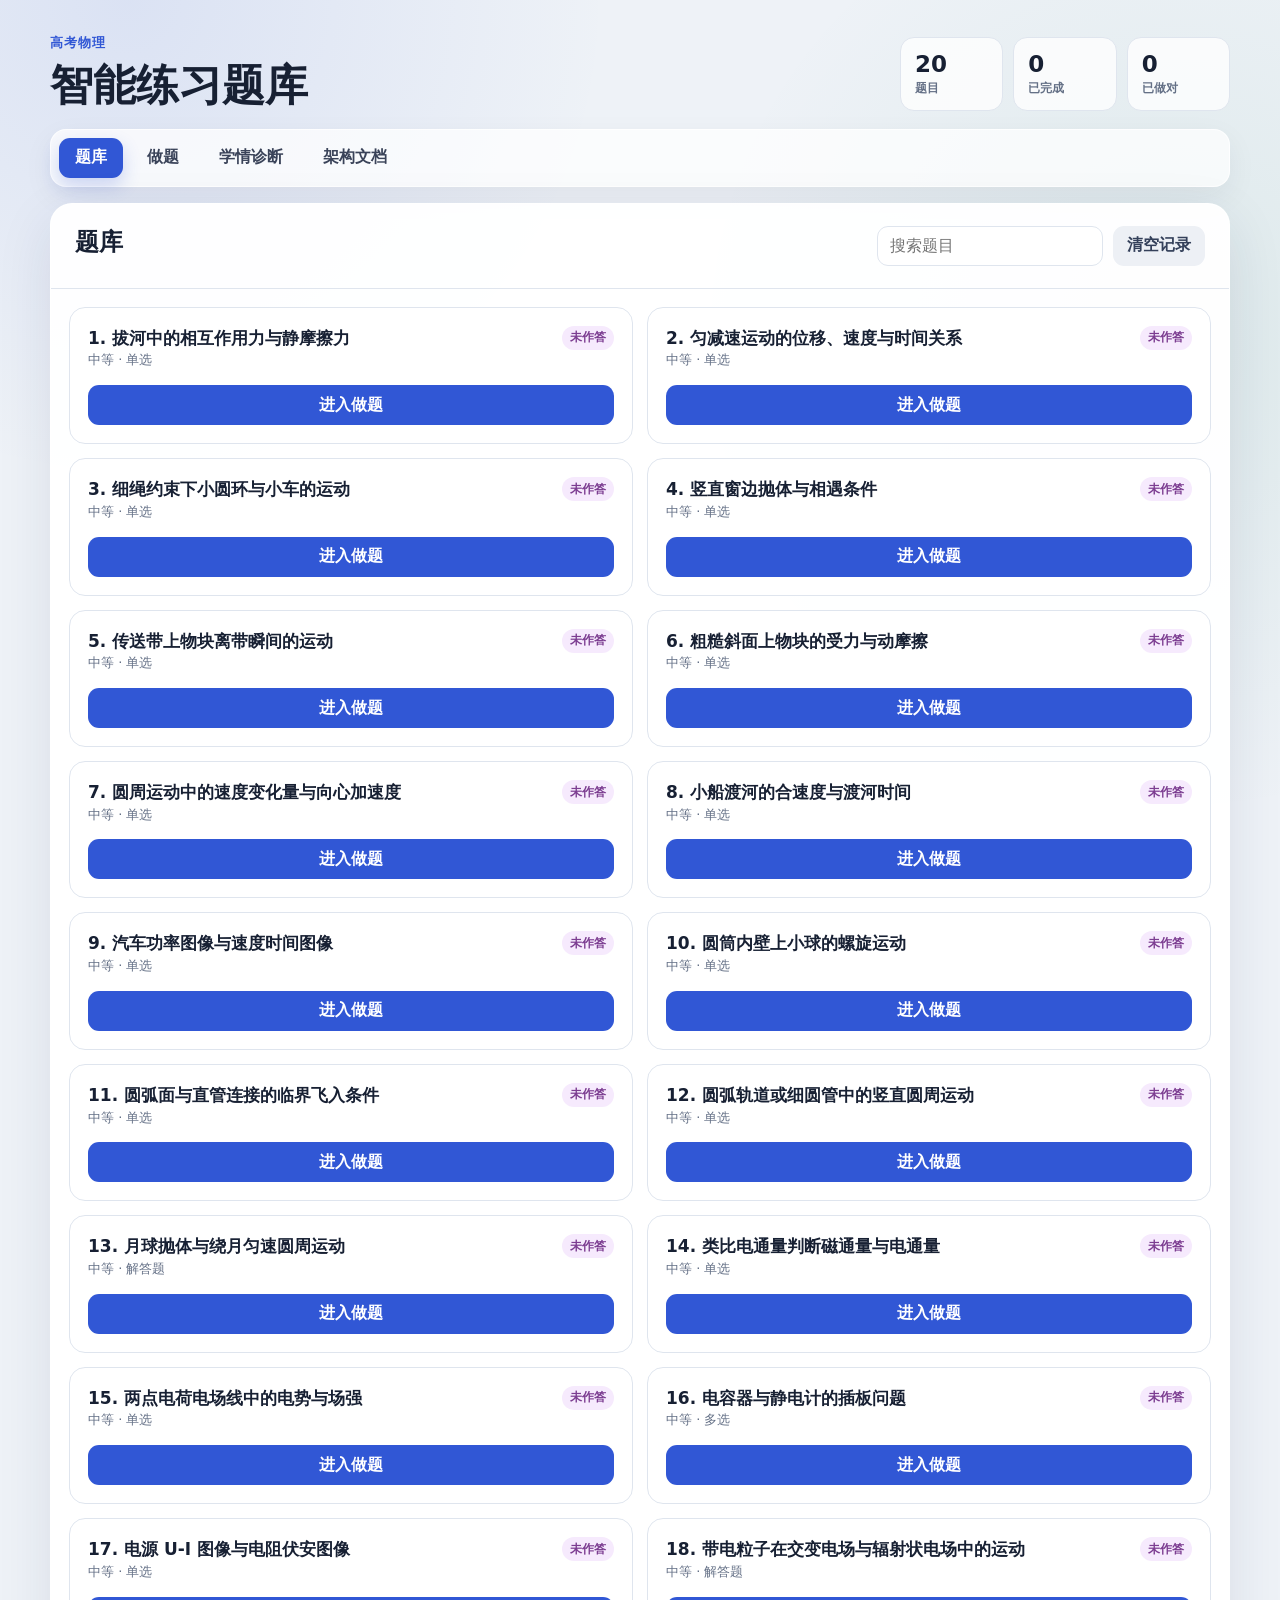
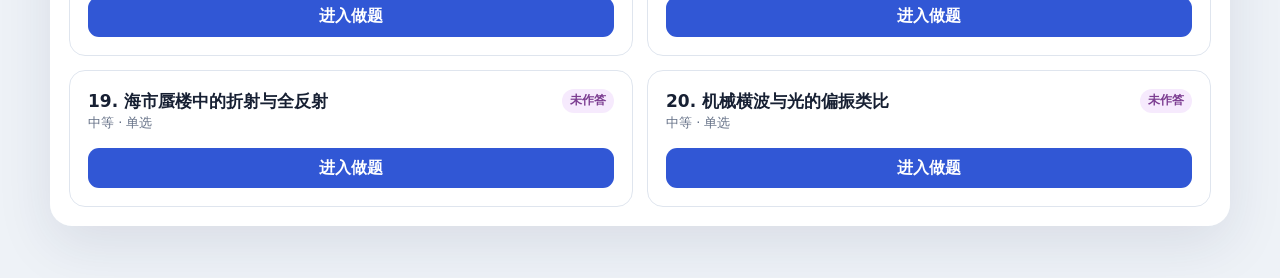
<file: index.html>
<!doctype html>
<html lang="zh-CN">
<head>
  <meta charset="utf-8">
  <meta name="viewport" content="width=device-width, initial-scale=1">
  <title>高考物理智能题库</title>
  <link rel="stylesheet" href="css/styles.css">
</head>
<body>
  <header class="app-header">
    <div>
      <p class="eyebrow">高考物理</p>
      <h1>智能练习题库</h1>
    </div>
    <div class="header-metrics" id="headerMetrics"></div>
  </header>

  <nav class="tabs" aria-label="主视图">
    <button class="tab active" data-view="bank">题库</button>
    <button class="tab" data-view="quiz">做题</button>
    <button class="tab" data-view="diagnosis">学情诊断</button>
    <button class="tab" data-view="docs">架构文档</button>
  </nav>

  <main class="shell">
    <section class="view active" id="view-bank"></section>
    <section class="view" id="view-quiz"></section>
    <section class="view" id="view-diagnosis"></section>
    <section class="view" id="view-docs"></section>
  </main>

  <script src="data/questions.js"></script>
  <script src="js/app.js"></script>
</body>
</html>
</file>
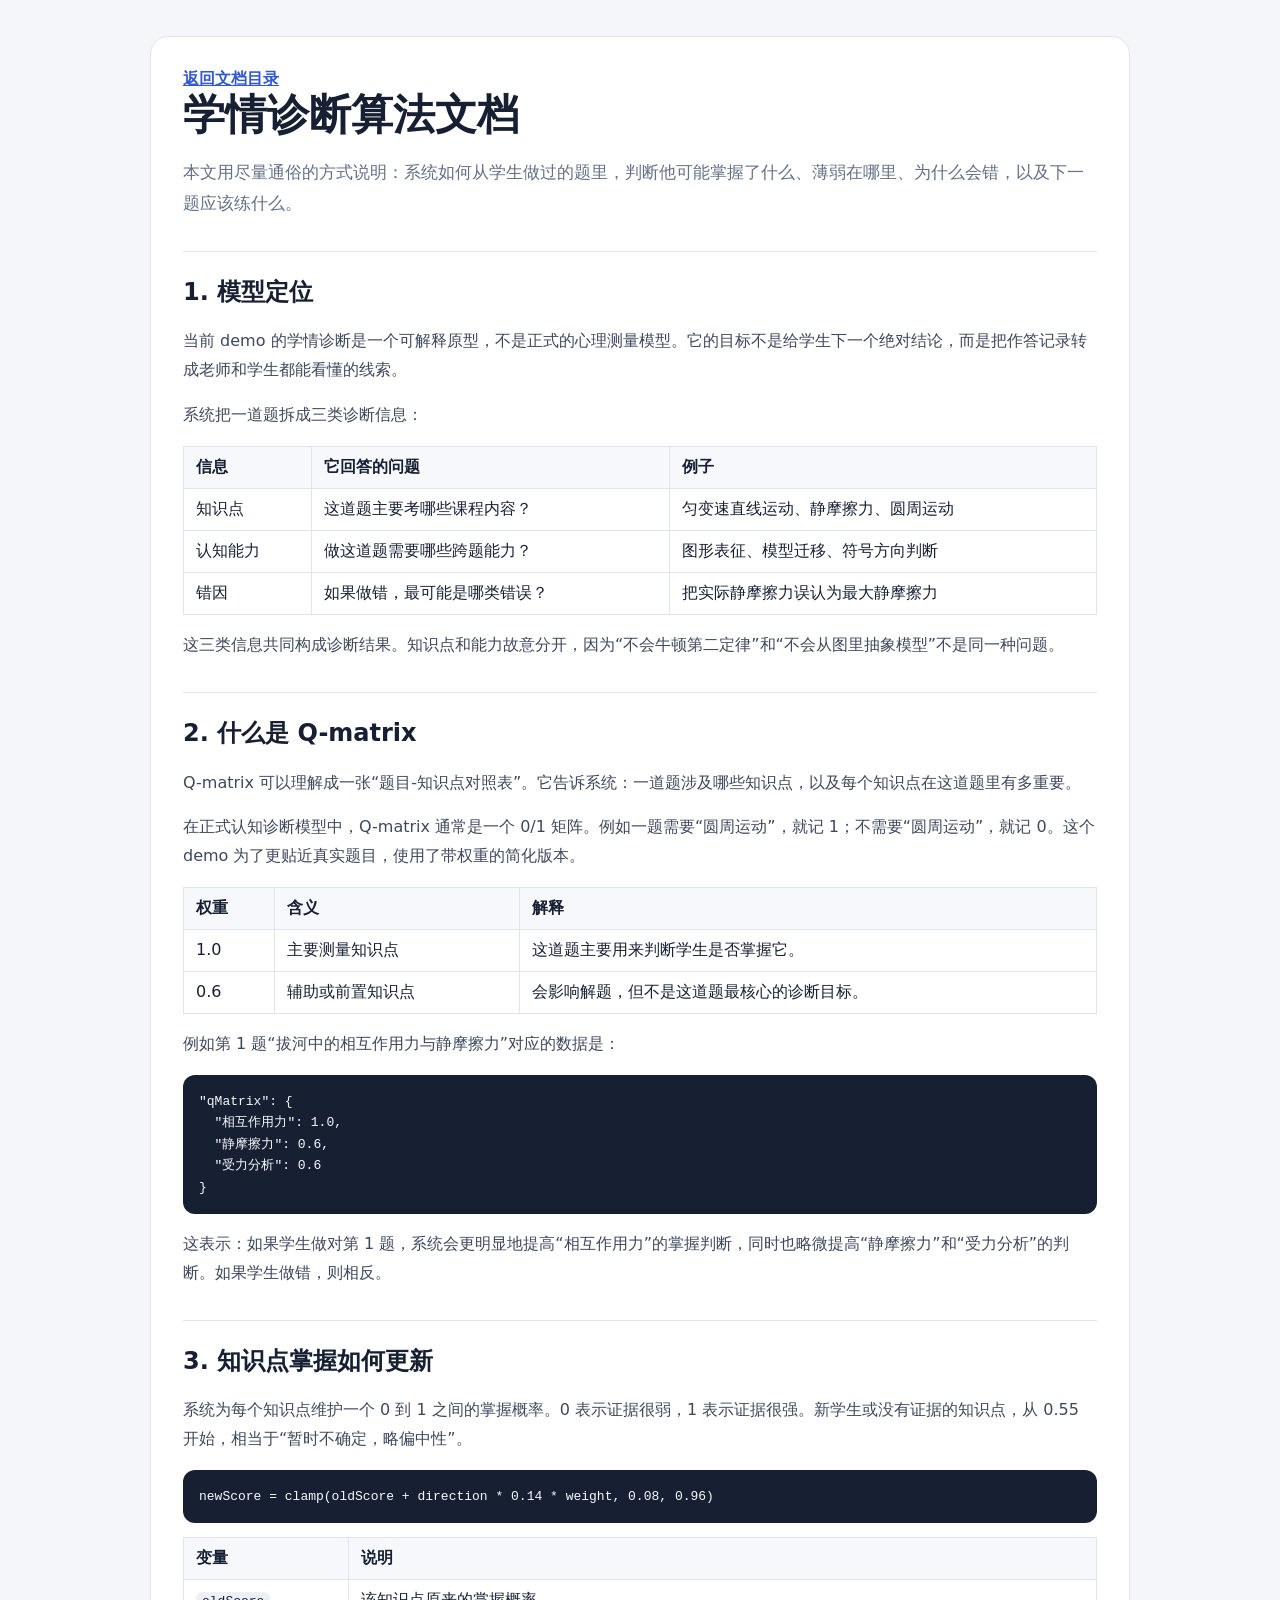
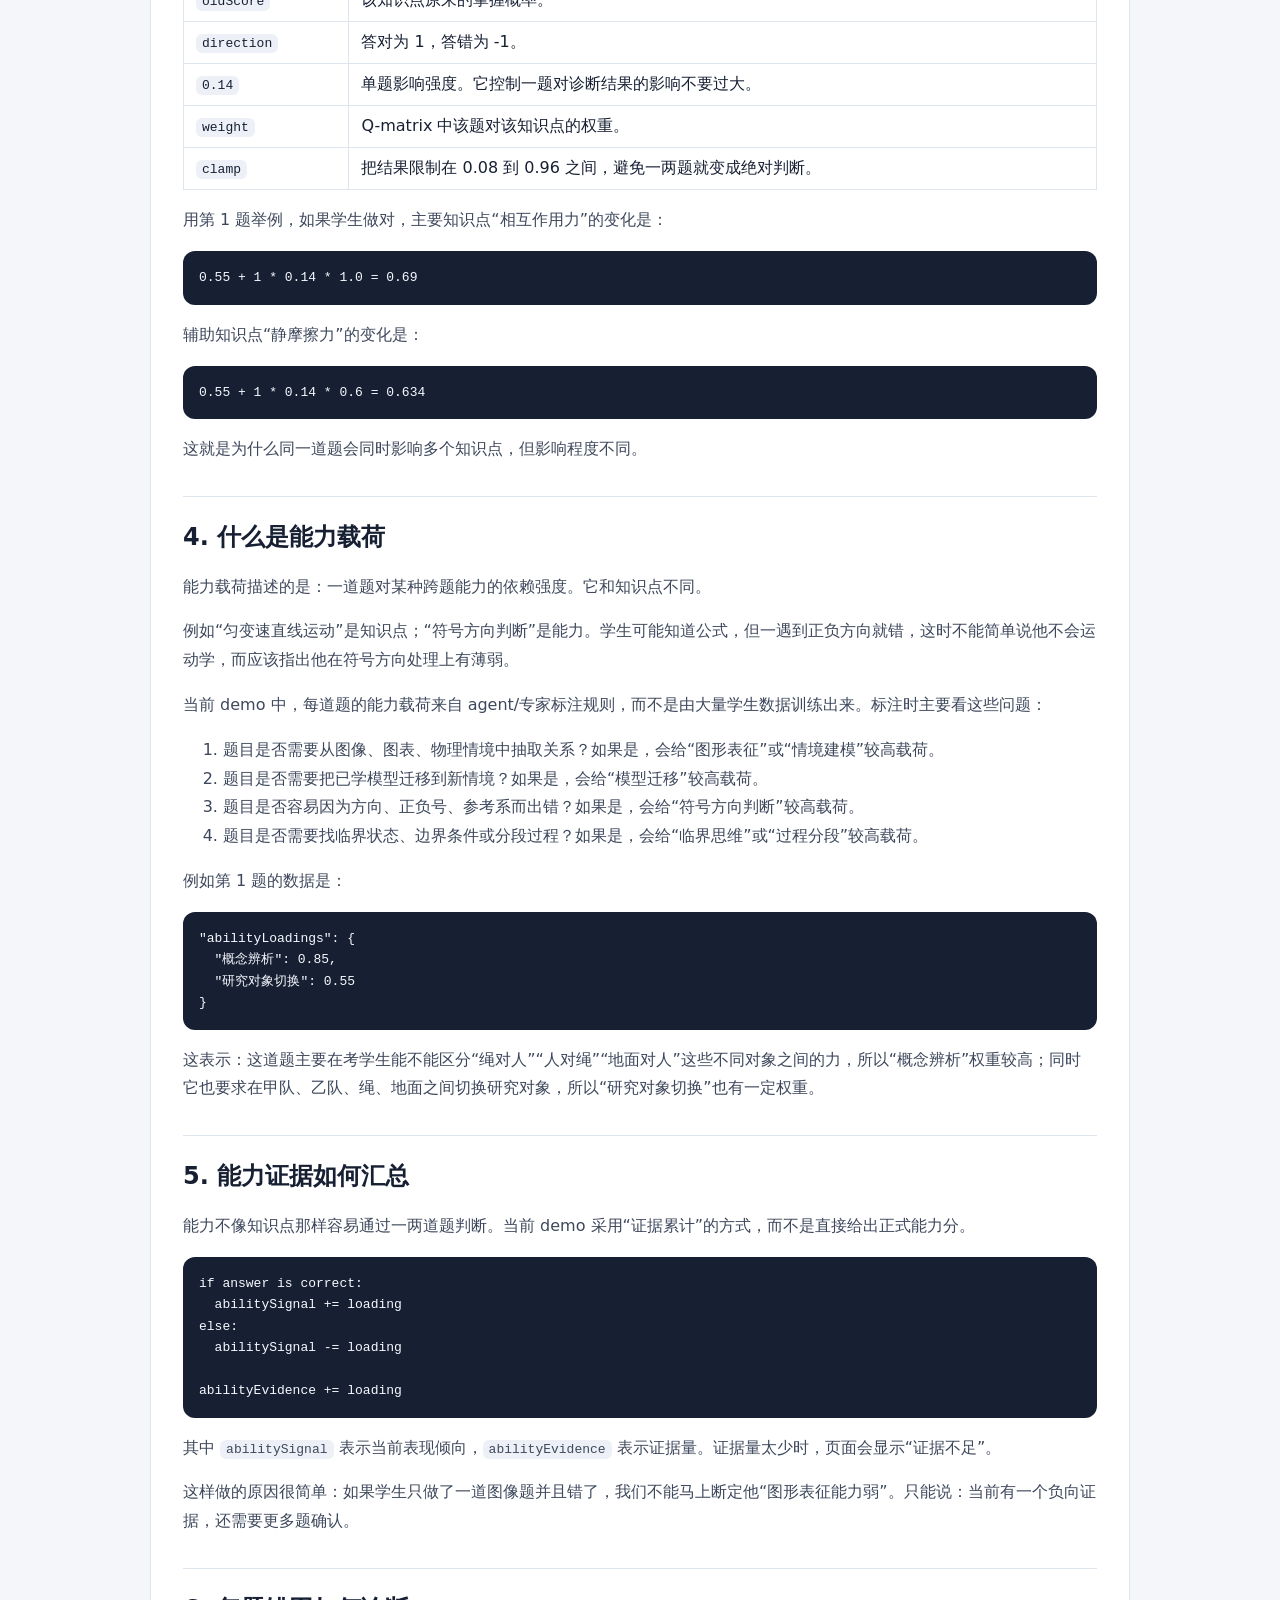
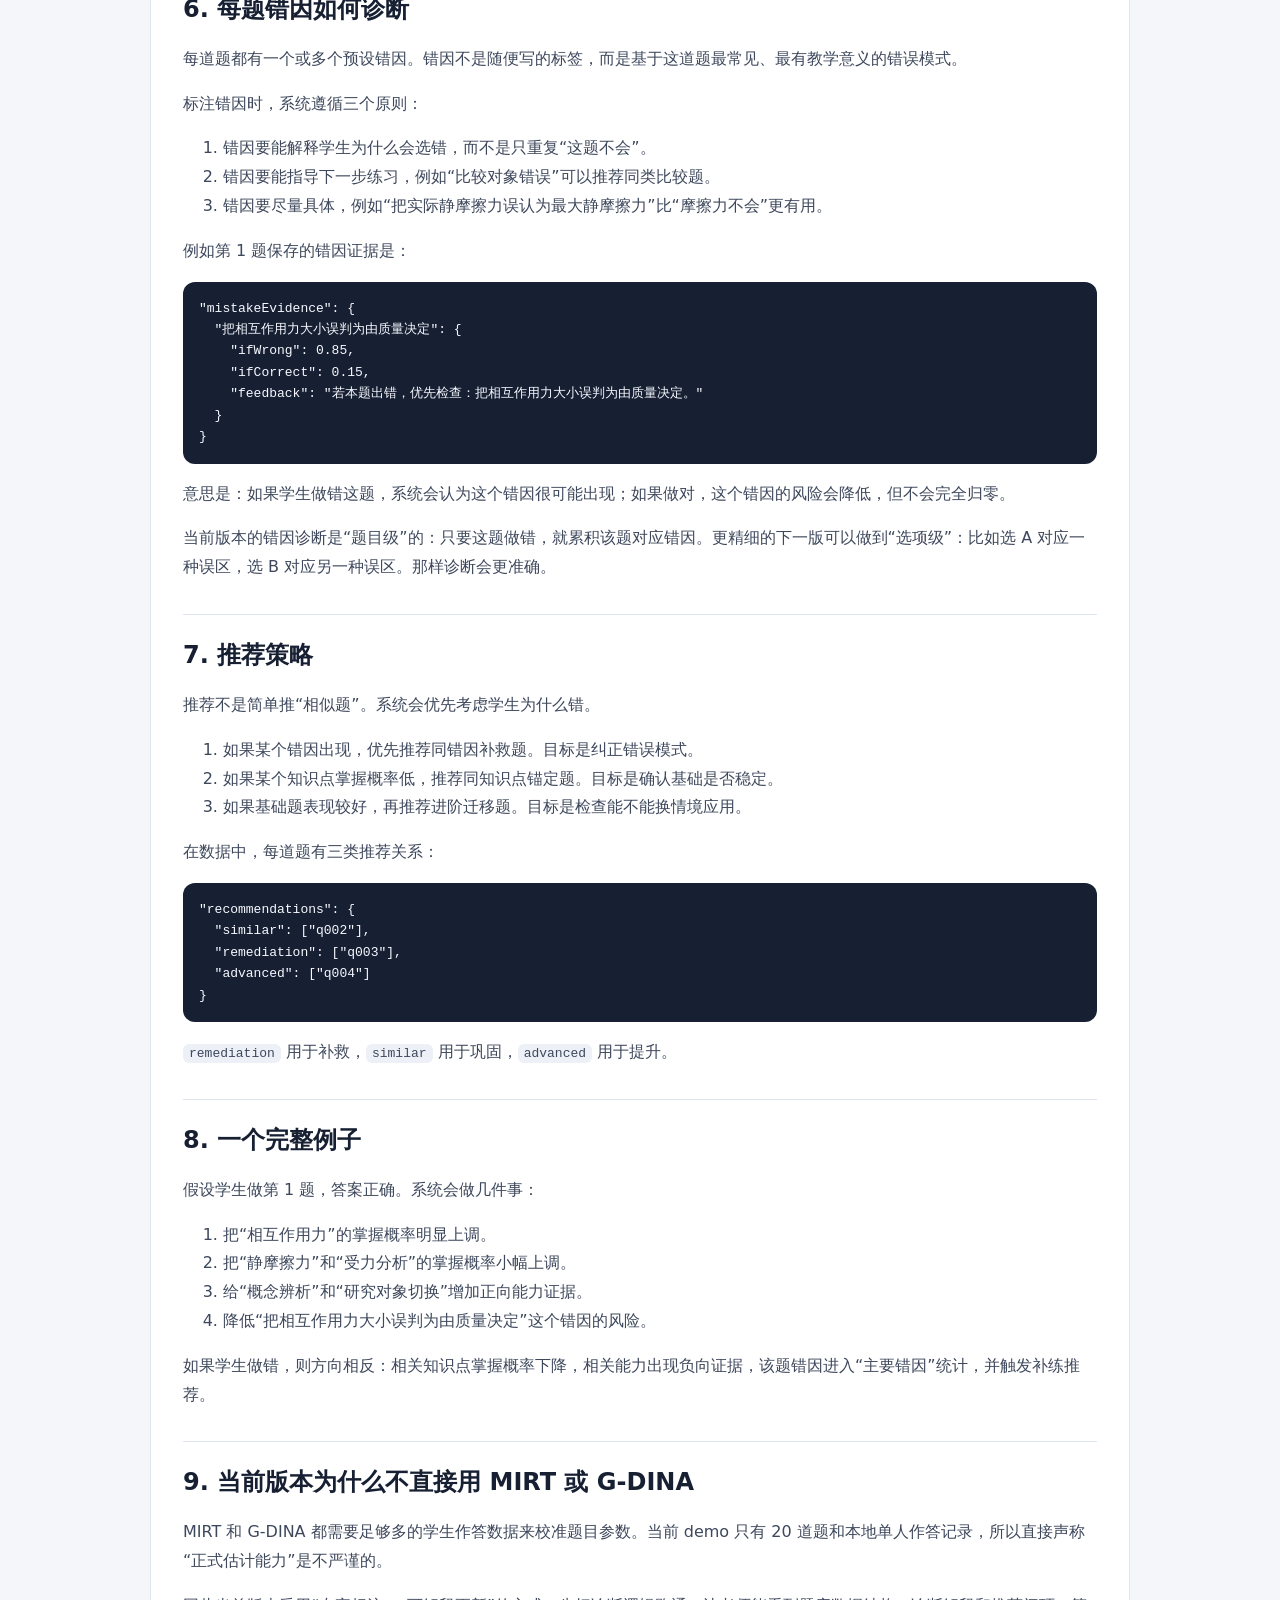
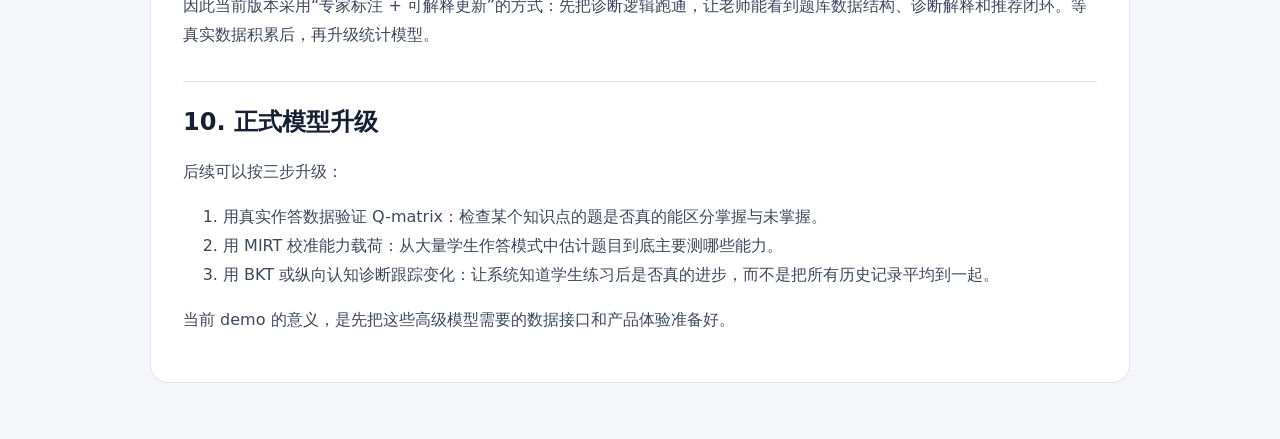
<file: docs/algorithm.html>
<!doctype html>
<html lang="zh-CN">
<head>
  <meta charset="utf-8">
  <meta name="viewport" content="width=device-width, initial-scale=1">
  <title>学情诊断算法文档</title>
  <link rel="stylesheet" href="doc.css">
</head>
<body>
  <main>
    <a href="../index.html#docs">返回文档目录</a>
    <h1>学情诊断算法文档</h1>
    <p class="lead">本文用尽量通俗的方式说明：系统如何从学生做过的题里，判断他可能掌握了什么、薄弱在哪里、为什么会错，以及下一题应该练什么。</p>

    <h2>1. 模型定位</h2>
    <p>当前 demo 的学情诊断是一个可解释原型，不是正式的心理测量模型。它的目标不是给学生下一个绝对结论，而是把作答记录转成老师和学生都能看懂的线索。</p>
    <p>系统把一道题拆成三类诊断信息：</p>
    <table>
      <thead><tr><th>信息</th><th>它回答的问题</th><th>例子</th></tr></thead>
      <tbody>
        <tr><td>知识点</td><td>这道题主要考哪些课程内容？</td><td>匀变速直线运动、静摩擦力、圆周运动</td></tr>
        <tr><td>认知能力</td><td>做这道题需要哪些跨题能力？</td><td>图形表征、模型迁移、符号方向判断</td></tr>
        <tr><td>错因</td><td>如果做错，最可能是哪类错误？</td><td>把实际静摩擦力误认为最大静摩擦力</td></tr>
      </tbody>
    </table>
    <p>这三类信息共同构成诊断结果。知识点和能力故意分开，因为“不会牛顿第二定律”和“不会从图里抽象模型”不是同一种问题。</p>

    <h2>2. 什么是 Q-matrix</h2>
    <p>Q-matrix 可以理解成一张“题目-知识点对照表”。它告诉系统：一道题涉及哪些知识点，以及每个知识点在这道题里有多重要。</p>
    <p>在正式认知诊断模型中，Q-matrix 通常是一个 0/1 矩阵。例如一题需要“圆周运动”，就记 1；不需要“圆周运动”，就记 0。这个 demo 为了更贴近真实题目，使用了带权重的简化版本。</p>
    <table>
      <thead><tr><th>权重</th><th>含义</th><th>解释</th></tr></thead>
      <tbody>
        <tr><td>1.0</td><td>主要测量知识点</td><td>这道题主要用来判断学生是否掌握它。</td></tr>
        <tr><td>0.6</td><td>辅助或前置知识点</td><td>会影响解题，但不是这道题最核心的诊断目标。</td></tr>
      </tbody>
    </table>
    <p>例如第 1 题“拔河中的相互作用力与静摩擦力”对应的数据是：</p>
    <pre><code>"qMatrix": {
  "相互作用力": 1.0,
  "静摩擦力": 0.6,
  "受力分析": 0.6
}</code></pre>
    <p>这表示：如果学生做对第 1 题，系统会更明显地提高“相互作用力”的掌握判断，同时也略微提高“静摩擦力”和“受力分析”的判断。如果学生做错，则相反。</p>

    <h2>3. 知识点掌握如何更新</h2>
    <p>系统为每个知识点维护一个 0 到 1 之间的掌握概率。0 表示证据很弱，1 表示证据很强。新学生或没有证据的知识点，从 0.55 开始，相当于“暂时不确定，略偏中性”。</p>
    <pre><code>newScore = clamp(oldScore + direction * 0.14 * weight, 0.08, 0.96)</code></pre>
    <table>
      <thead><tr><th>变量</th><th>说明</th></tr></thead>
      <tbody>
        <tr><td><code>oldScore</code></td><td>该知识点原来的掌握概率。</td></tr>
        <tr><td><code>direction</code></td><td>答对为 1，答错为 -1。</td></tr>
        <tr><td><code>0.14</code></td><td>单题影响强度。它控制一题对诊断结果的影响不要过大。</td></tr>
        <tr><td><code>weight</code></td><td>Q-matrix 中该题对该知识点的权重。</td></tr>
        <tr><td><code>clamp</code></td><td>把结果限制在 0.08 到 0.96 之间，避免一两题就变成绝对判断。</td></tr>
      </tbody>
    </table>
    <p>用第 1 题举例，如果学生做对，主要知识点“相互作用力”的变化是：</p>
    <pre><code>0.55 + 1 * 0.14 * 1.0 = 0.69</code></pre>
    <p>辅助知识点“静摩擦力”的变化是：</p>
    <pre><code>0.55 + 1 * 0.14 * 0.6 = 0.634</code></pre>
    <p>这就是为什么同一道题会同时影响多个知识点，但影响程度不同。</p>

    <h2>4. 什么是能力载荷</h2>
    <p>能力载荷描述的是：一道题对某种跨题能力的依赖强度。它和知识点不同。</p>
    <p>例如“匀变速直线运动”是知识点；“符号方向判断”是能力。学生可能知道公式，但一遇到正负方向就错，这时不能简单说他不会运动学，而应该指出他在符号方向处理上有薄弱。</p>
    <p>当前 demo 中，每道题的能力载荷来自 agent/专家标注规则，而不是由大量学生数据训练出来。标注时主要看这些问题：</p>
    <ol>
      <li>题目是否需要从图像、图表、物理情境中抽取关系？如果是，会给“图形表征”或“情境建模”较高载荷。</li>
      <li>题目是否需要把已学模型迁移到新情境？如果是，会给“模型迁移”较高载荷。</li>
      <li>题目是否容易因为方向、正负号、参考系而出错？如果是，会给“符号方向判断”较高载荷。</li>
      <li>题目是否需要找临界状态、边界条件或分段过程？如果是，会给“临界思维”或“过程分段”较高载荷。</li>
    </ol>
    <p>例如第 1 题的数据是：</p>
    <pre><code>"abilityLoadings": {
  "概念辨析": 0.85,
  "研究对象切换": 0.55
}</code></pre>
    <p>这表示：这道题主要在考学生能不能区分“绳对人”“人对绳”“地面对人”这些不同对象之间的力，所以“概念辨析”权重较高；同时它也要求在甲队、乙队、绳、地面之间切换研究对象，所以“研究对象切换”也有一定权重。</p>

    <h2>5. 能力证据如何汇总</h2>
    <p>能力不像知识点那样容易通过一两道题判断。当前 demo 采用“证据累计”的方式，而不是直接给出正式能力分。</p>
    <pre><code>if answer is correct:
  abilitySignal += loading
else:
  abilitySignal -= loading

abilityEvidence += loading</code></pre>
    <p>其中 <code>abilitySignal</code> 表示当前表现倾向，<code>abilityEvidence</code> 表示证据量。证据量太少时，页面会显示“证据不足”。</p>
    <p>这样做的原因很简单：如果学生只做了一道图像题并且错了，我们不能马上断定他“图形表征能力弱”。只能说：当前有一个负向证据，还需要更多题确认。</p>

    <h2>6. 每题错因如何诊断</h2>
    <p>每道题都有一个或多个预设错因。错因不是随便写的标签，而是基于这道题最常见、最有教学意义的错误模式。</p>
    <p>标注错因时，系统遵循三个原则：</p>
    <ol>
      <li>错因要能解释学生为什么会选错，而不是只重复“这题不会”。</li>
      <li>错因要能指导下一步练习，例如“比较对象错误”可以推荐同类比较题。</li>
      <li>错因要尽量具体，例如“把实际静摩擦力误认为最大静摩擦力”比“摩擦力不会”更有用。</li>
    </ol>
    <p>例如第 1 题保存的错因证据是：</p>
    <pre><code>"mistakeEvidence": {
  "把相互作用力大小误判为由质量决定": {
    "ifWrong": 0.85,
    "ifCorrect": 0.15,
    "feedback": "若本题出错，优先检查：把相互作用力大小误判为由质量决定。"
  }
}</code></pre>
    <p>意思是：如果学生做错这题，系统会认为这个错因很可能出现；如果做对，这个错因的风险会降低，但不会完全归零。</p>
    <p>当前版本的错因诊断是“题目级”的：只要这题做错，就累积该题对应错因。更精细的下一版可以做到“选项级”：比如选 A 对应一种误区，选 B 对应另一种误区。那样诊断会更准确。</p>

    <h2>7. 推荐策略</h2>
    <p>推荐不是简单推“相似题”。系统会优先考虑学生为什么错。</p>
    <ol>
      <li>如果某个错因出现，优先推荐同错因补救题。目标是纠正错误模式。</li>
      <li>如果某个知识点掌握概率低，推荐同知识点锚定题。目标是确认基础是否稳定。</li>
      <li>如果基础题表现较好，再推荐进阶迁移题。目标是检查能不能换情境应用。</li>
    </ol>
    <p>在数据中，每道题有三类推荐关系：</p>
    <pre><code>"recommendations": {
  "similar": ["q002"],
  "remediation": ["q003"],
  "advanced": ["q004"]
}</code></pre>
    <p><code>remediation</code> 用于补救，<code>similar</code> 用于巩固，<code>advanced</code> 用于提升。</p>

    <h2>8. 一个完整例子</h2>
    <p>假设学生做第 1 题，答案正确。系统会做几件事：</p>
    <ol>
      <li>把“相互作用力”的掌握概率明显上调。</li>
      <li>把“静摩擦力”和“受力分析”的掌握概率小幅上调。</li>
      <li>给“概念辨析”和“研究对象切换”增加正向能力证据。</li>
      <li>降低“把相互作用力大小误判为由质量决定”这个错因的风险。</li>
    </ol>
    <p>如果学生做错，则方向相反：相关知识点掌握概率下降，相关能力出现负向证据，该题错因进入“主要错因”统计，并触发补练推荐。</p>

    <h2>9. 当前版本为什么不直接用 MIRT 或 G-DINA</h2>
    <p>MIRT 和 G-DINA 都需要足够多的学生作答数据来校准题目参数。当前 demo 只有 20 道题和本地单人作答记录，所以直接声称“正式估计能力”是不严谨的。</p>
    <p>因此当前版本采用“专家标注 + 可解释更新”的方式：先把诊断逻辑跑通，让老师能看到题库数据结构、诊断解释和推荐闭环。等真实数据积累后，再升级统计模型。</p>

    <h2>10. 正式模型升级</h2>
    <p>后续可以按三步升级：</p>
    <ol>
      <li>用真实作答数据验证 Q-matrix：检查某个知识点的题是否真的能区分掌握与未掌握。</li>
      <li>用 MIRT 校准能力载荷：从大量学生作答模式中估计题目到底主要测哪些能力。</li>
      <li>用 BKT 或纵向认知诊断跟踪变化：让系统知道学生练习后是否真的进步，而不是把所有历史记录平均到一起。</li>
    </ol>
    <p>当前 demo 的意义，是先把这些高级模型需要的数据接口和产品体验准备好。</p>
  </main>
</body>
</html>
</file>
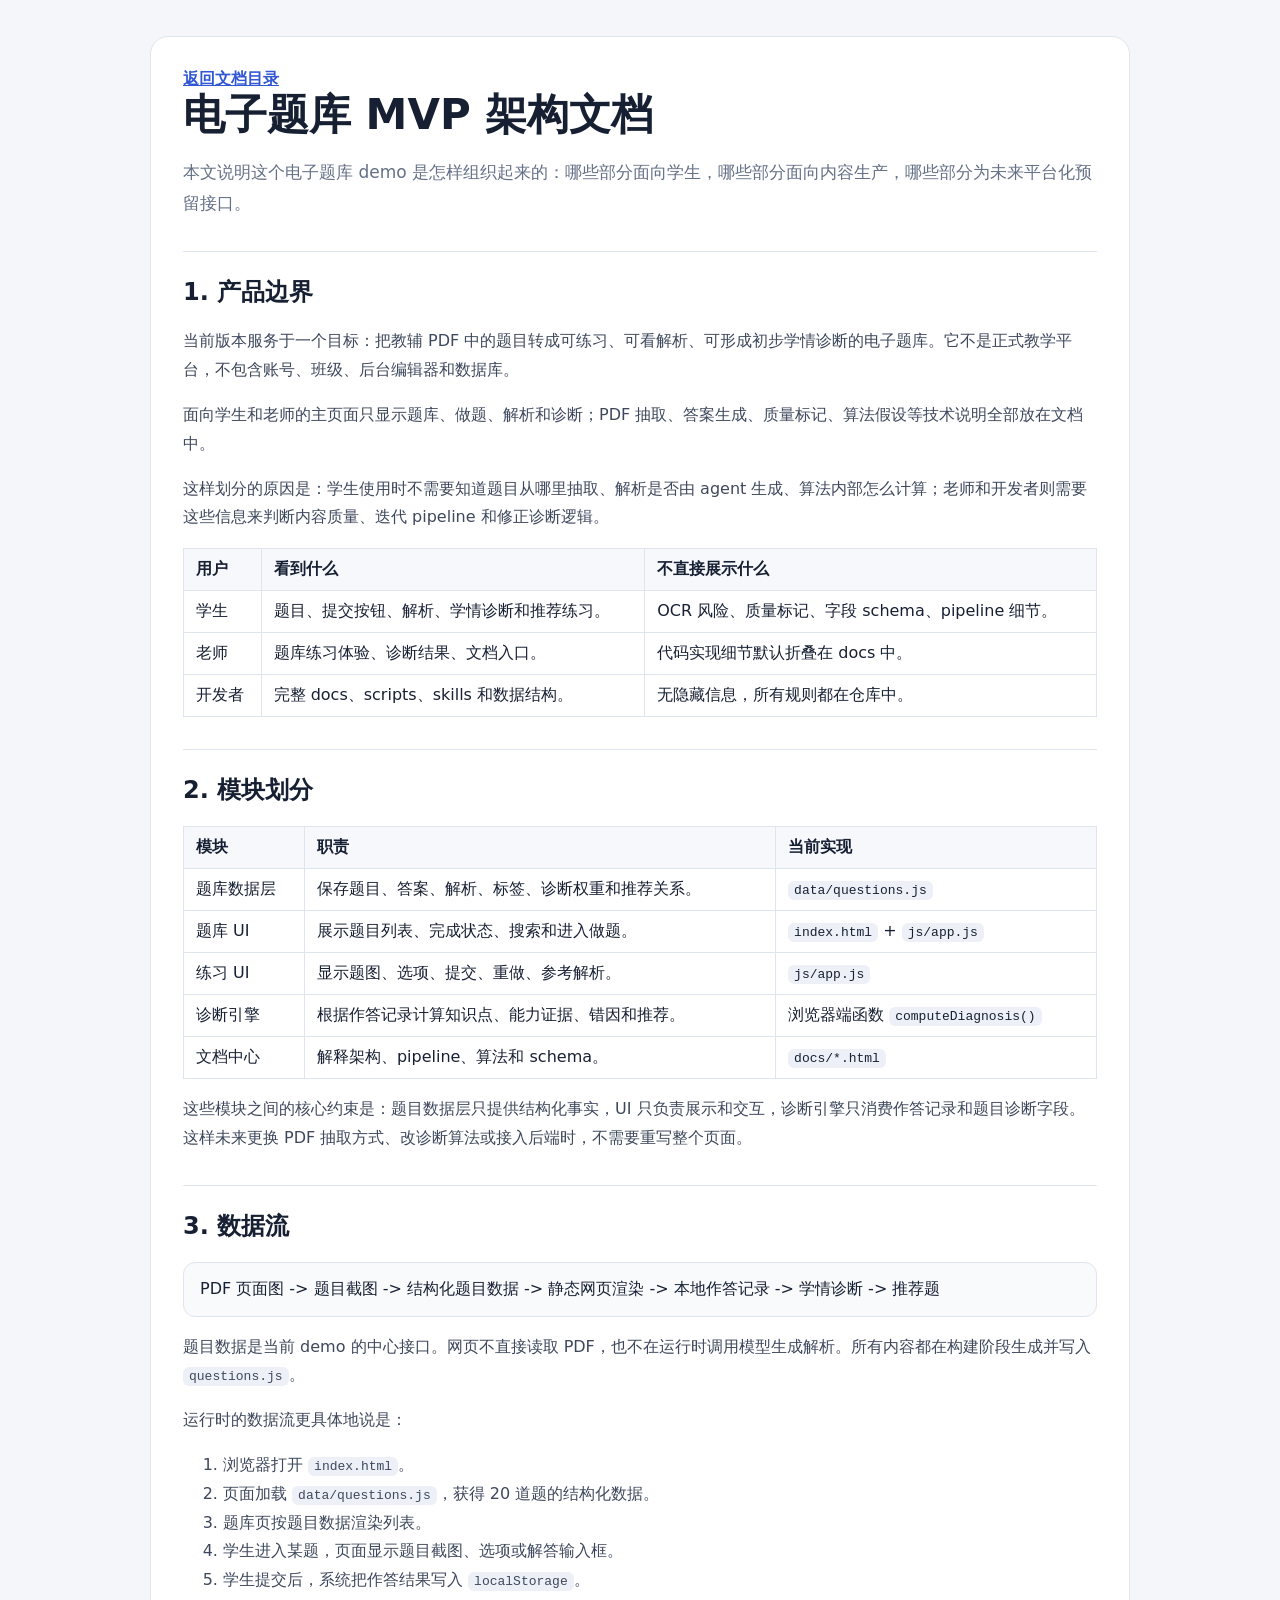
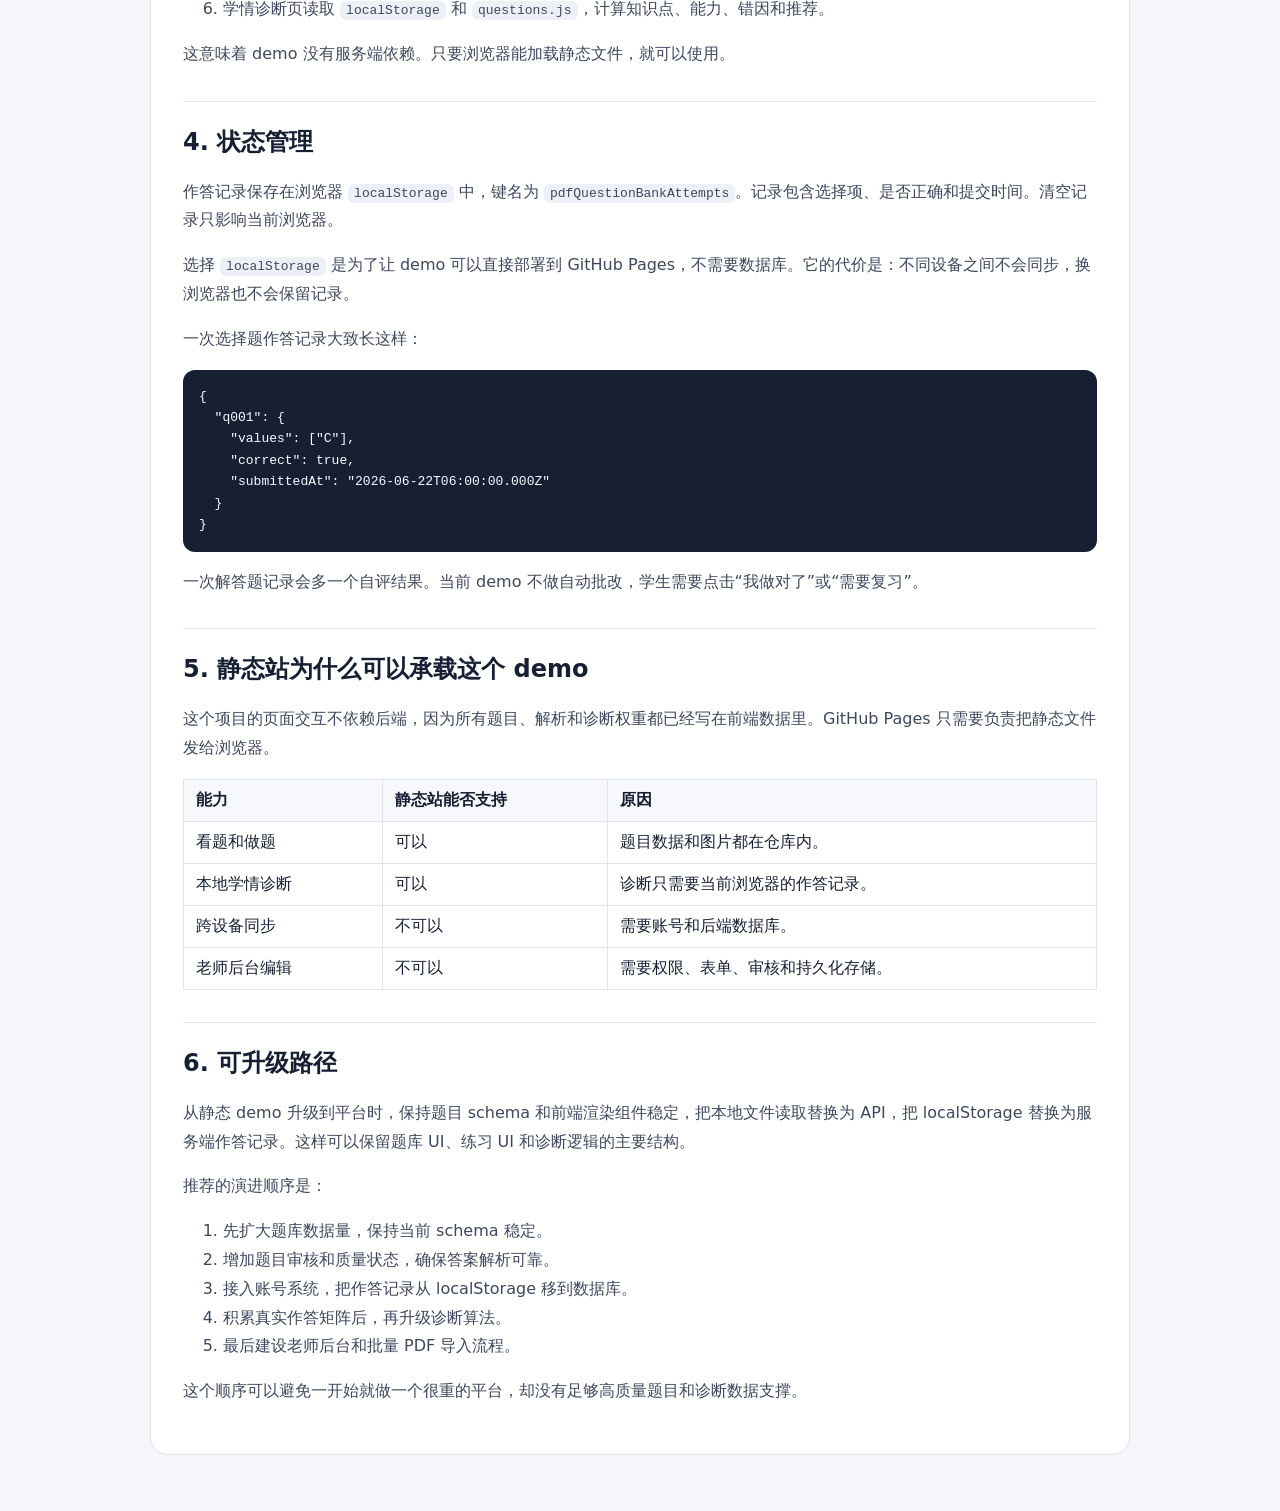
<file: docs/architecture.html>
<!doctype html>
<html lang="zh-CN">
<head>
  <meta charset="utf-8">
  <meta name="viewport" content="width=device-width, initial-scale=1">
  <title>电子题库 MVP 架构文档</title>
  <link rel="stylesheet" href="doc.css">
</head>
<body>
  <main>
    <a href="../index.html#docs">返回文档目录</a>
    <h1>电子题库 MVP 架构文档</h1>
    <p class="lead">本文说明这个电子题库 demo 是怎样组织起来的：哪些部分面向学生，哪些部分面向内容生产，哪些部分为未来平台化预留接口。</p>

    <h2>1. 产品边界</h2>
    <p>当前版本服务于一个目标：把教辅 PDF 中的题目转成可练习、可看解析、可形成初步学情诊断的电子题库。它不是正式教学平台，不包含账号、班级、后台编辑器和数据库。</p>
    <p>面向学生和老师的主页面只显示题库、做题、解析和诊断；PDF 抽取、答案生成、质量标记、算法假设等技术说明全部放在文档中。</p>
    <p>这样划分的原因是：学生使用时不需要知道题目从哪里抽取、解析是否由 agent 生成、算法内部怎么计算；老师和开发者则需要这些信息来判断内容质量、迭代 pipeline 和修正诊断逻辑。</p>
    <table>
      <thead><tr><th>用户</th><th>看到什么</th><th>不直接展示什么</th></tr></thead>
      <tbody>
        <tr><td>学生</td><td>题目、提交按钮、解析、学情诊断和推荐练习。</td><td>OCR 风险、质量标记、字段 schema、pipeline 细节。</td></tr>
        <tr><td>老师</td><td>题库练习体验、诊断结果、文档入口。</td><td>代码实现细节默认折叠在 docs 中。</td></tr>
        <tr><td>开发者</td><td>完整 docs、scripts、skills 和数据结构。</td><td>无隐藏信息，所有规则都在仓库中。</td></tr>
      </tbody>
    </table>

    <h2>2. 模块划分</h2>
    <table>
      <thead><tr><th>模块</th><th>职责</th><th>当前实现</th></tr></thead>
      <tbody>
        <tr><td>题库数据层</td><td>保存题目、答案、解析、标签、诊断权重和推荐关系。</td><td><code>data/questions.js</code></td></tr>
        <tr><td>题库 UI</td><td>展示题目列表、完成状态、搜索和进入做题。</td><td><code>index.html</code> + <code>js/app.js</code></td></tr>
        <tr><td>练习 UI</td><td>显示题图、选项、提交、重做、参考解析。</td><td><code>js/app.js</code></td></tr>
        <tr><td>诊断引擎</td><td>根据作答记录计算知识点、能力证据、错因和推荐。</td><td>浏览器端函数 <code>computeDiagnosis()</code></td></tr>
        <tr><td>文档中心</td><td>解释架构、pipeline、算法和 schema。</td><td><code>docs/*.html</code></td></tr>
      </tbody>
    </table>
    <p>这些模块之间的核心约束是：题目数据层只提供结构化事实，UI 只负责展示和交互，诊断引擎只消费作答记录和题目诊断字段。这样未来更换 PDF 抽取方式、改诊断算法或接入后端时，不需要重写整个页面。</p>

    <h2>3. 数据流</h2>
    <div class="diagram">
      PDF 页面图 -> 题目截图 -> 结构化题目数据 -> 静态网页渲染 -> 本地作答记录 -> 学情诊断 -> 推荐题
    </div>
    <p>题目数据是当前 demo 的中心接口。网页不直接读取 PDF，也不在运行时调用模型生成解析。所有内容都在构建阶段生成并写入 <code>questions.js</code>。</p>
    <p>运行时的数据流更具体地说是：</p>
    <ol>
      <li>浏览器打开 <code>index.html</code>。</li>
      <li>页面加载 <code>data/questions.js</code>，获得 20 道题的结构化数据。</li>
      <li>题库页按题目数据渲染列表。</li>
      <li>学生进入某题，页面显示题目截图、选项或解答输入框。</li>
      <li>学生提交后，系统把作答结果写入 <code>localStorage</code>。</li>
      <li>学情诊断页读取 <code>localStorage</code> 和 <code>questions.js</code>，计算知识点、能力、错因和推荐。</li>
    </ol>
    <p>这意味着 demo 没有服务端依赖。只要浏览器能加载静态文件，就可以使用。</p>

    <h2>4. 状态管理</h2>
    <p>作答记录保存在浏览器 <code>localStorage</code> 中，键名为 <code>pdfQuestionBankAttempts</code>。记录包含选择项、是否正确和提交时间。清空记录只影响当前浏览器。</p>
    <p>选择 <code>localStorage</code> 是为了让 demo 可以直接部署到 GitHub Pages，不需要数据库。它的代价是：不同设备之间不会同步，换浏览器也不会保留记录。</p>
    <p>一次选择题作答记录大致长这样：</p>
    <pre><code>{
  "q001": {
    "values": ["C"],
    "correct": true,
    "submittedAt": "2026-06-22T06:00:00.000Z"
  }
}</code></pre>
    <p>一次解答题记录会多一个自评结果。当前 demo 不做自动批改，学生需要点击“我做对了”或“需要复习”。</p>

    <h2>5. 静态站为什么可以承载这个 demo</h2>
    <p>这个项目的页面交互不依赖后端，因为所有题目、解析和诊断权重都已经写在前端数据里。GitHub Pages 只需要负责把静态文件发给浏览器。</p>
    <table>
      <thead><tr><th>能力</th><th>静态站能否支持</th><th>原因</th></tr></thead>
      <tbody>
        <tr><td>看题和做题</td><td>可以</td><td>题目数据和图片都在仓库内。</td></tr>
        <tr><td>本地学情诊断</td><td>可以</td><td>诊断只需要当前浏览器的作答记录。</td></tr>
        <tr><td>跨设备同步</td><td>不可以</td><td>需要账号和后端数据库。</td></tr>
        <tr><td>老师后台编辑</td><td>不可以</td><td>需要权限、表单、审核和持久化存储。</td></tr>
      </tbody>
    </table>

    <h2>6. 可升级路径</h2>
    <p>从静态 demo 升级到平台时，保持题目 schema 和前端渲染组件稳定，把本地文件读取替换为 API，把 localStorage 替换为服务端作答记录。这样可以保留题库 UI、练习 UI 和诊断逻辑的主要结构。</p>
    <p>推荐的演进顺序是：</p>
    <ol>
      <li>先扩大题库数据量，保持当前 schema 稳定。</li>
      <li>增加题目审核和质量状态，确保答案解析可靠。</li>
      <li>接入账号系统，把作答记录从 localStorage 移到数据库。</li>
      <li>积累真实作答矩阵后，再升级诊断算法。</li>
      <li>最后建设老师后台和批量 PDF 导入流程。</li>
    </ol>
    <p>这个顺序可以避免一开始就做一个很重的平台，却没有足够高质量题目和诊断数据支撑。</p>
  </main>
</body>
</html>
</file>
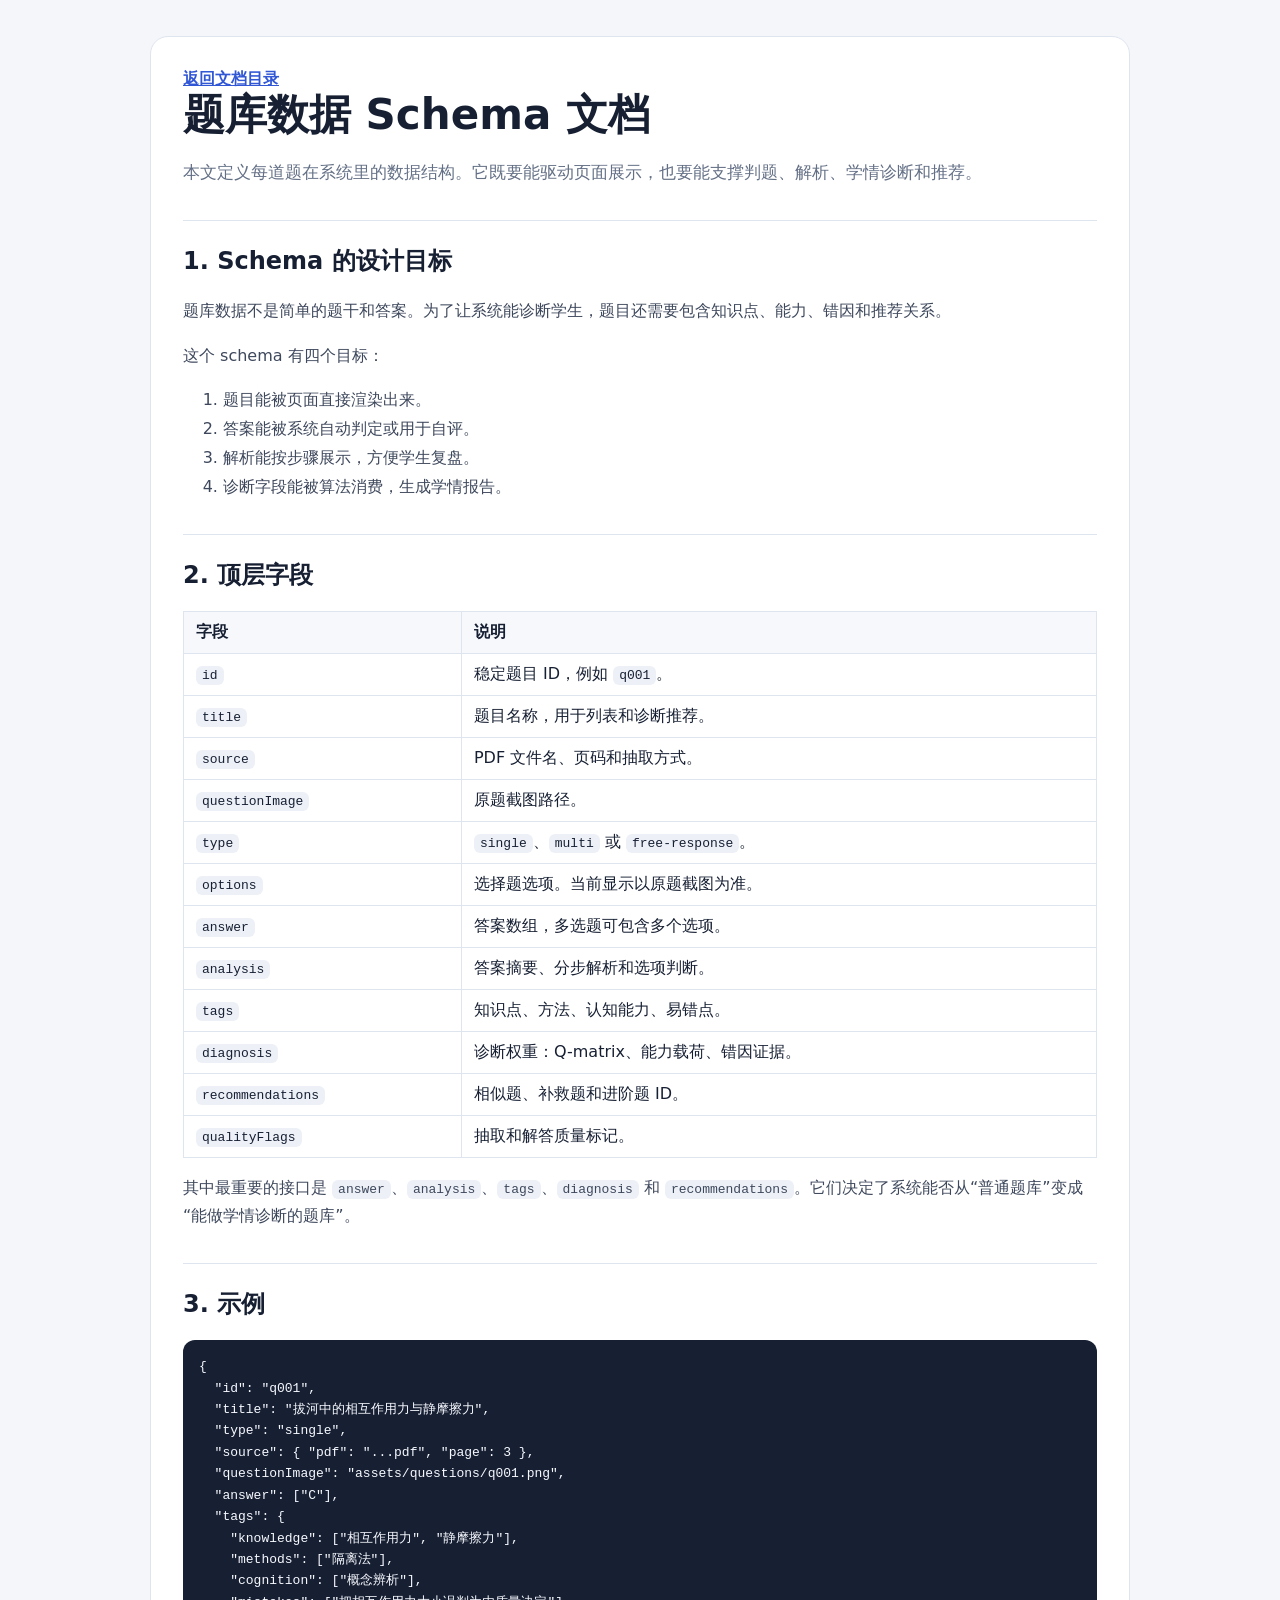
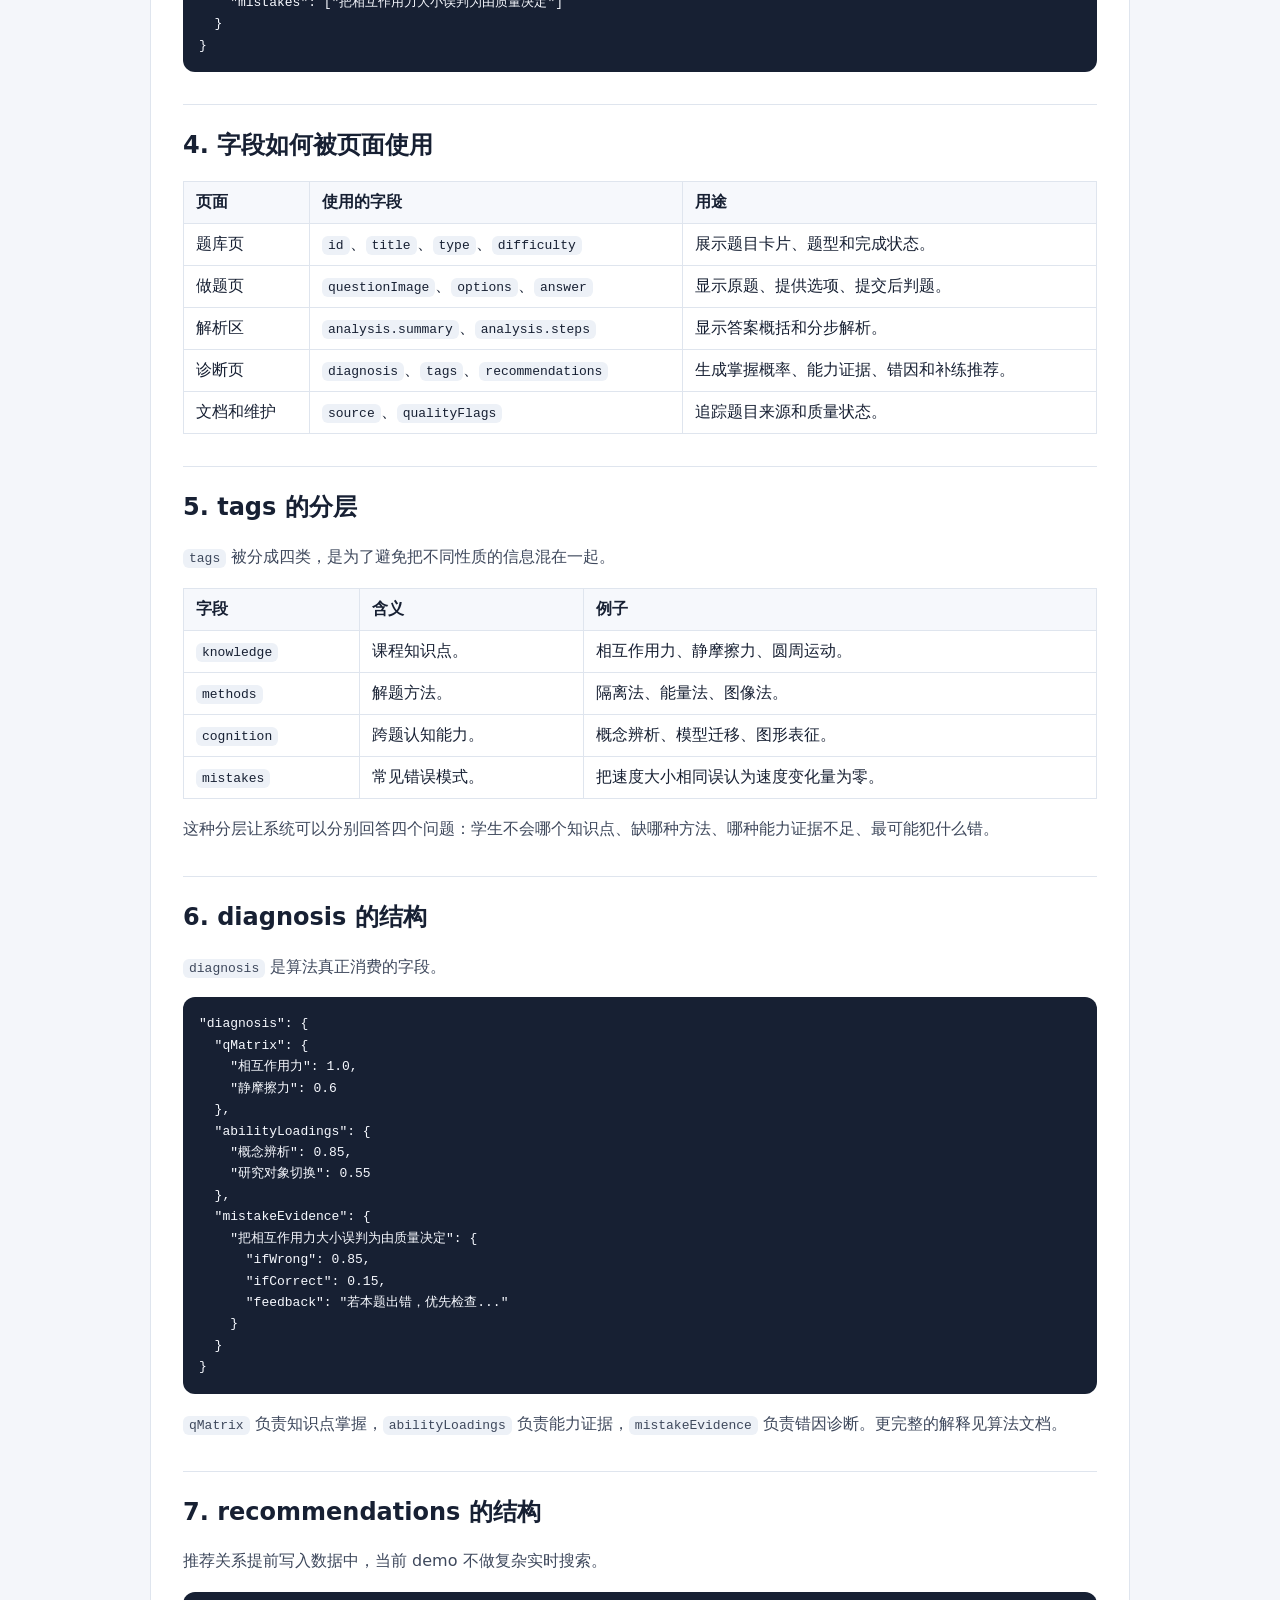
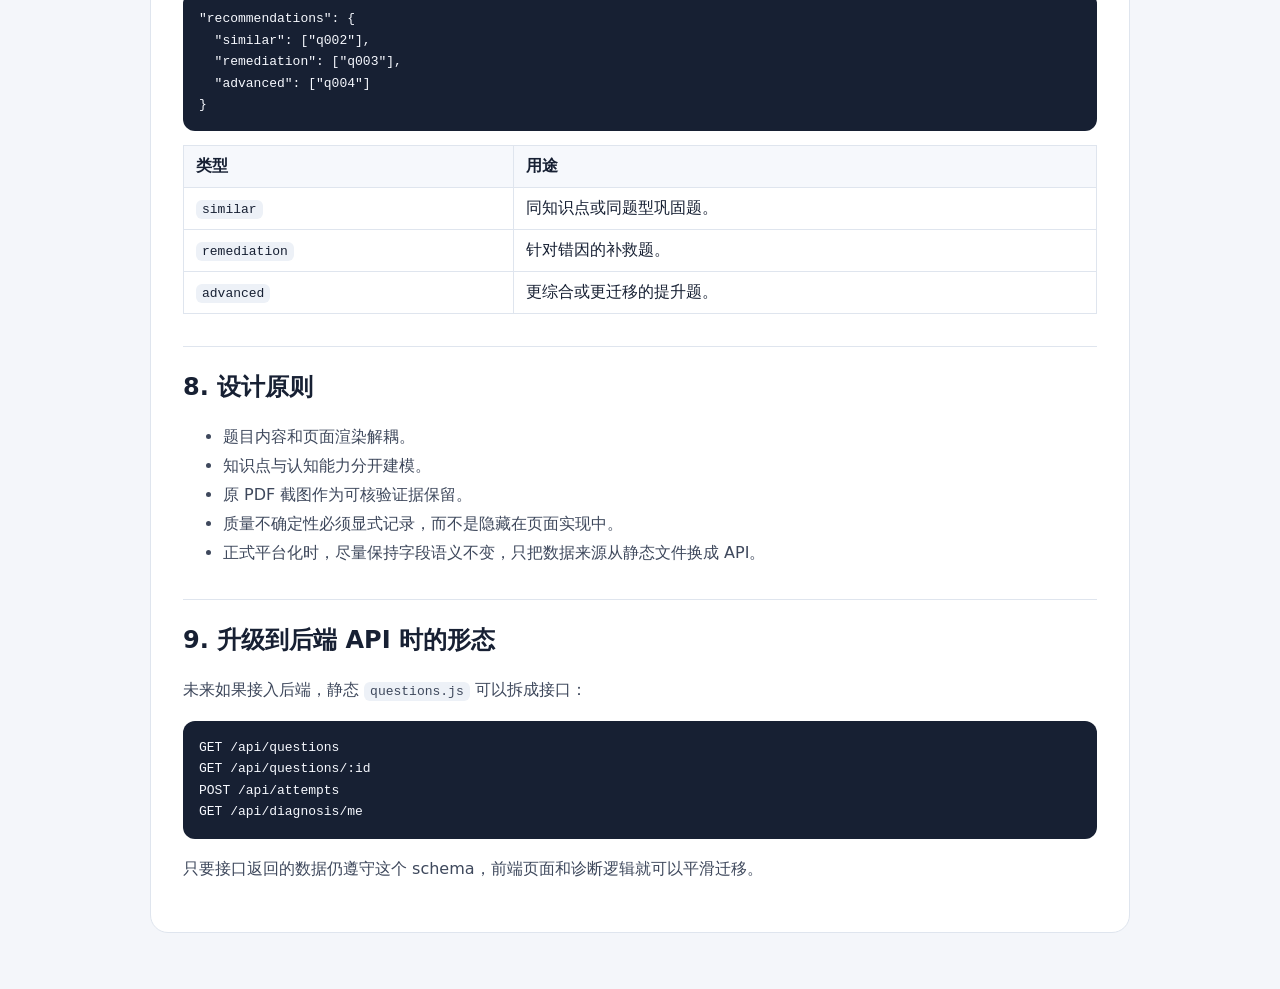
<file: docs/data-schema.html>
<!doctype html>
<html lang="zh-CN">
<head>
  <meta charset="utf-8">
  <meta name="viewport" content="width=device-width, initial-scale=1">
  <title>题库数据 Schema 文档</title>
  <link rel="stylesheet" href="doc.css">
</head>
<body>
  <main>
    <a href="../index.html#docs">返回文档目录</a>
    <h1>题库数据 Schema 文档</h1>
    <p class="lead">本文定义每道题在系统里的数据结构。它既要能驱动页面展示，也要能支撑判题、解析、学情诊断和推荐。</p>

    <h2>1. Schema 的设计目标</h2>
    <p>题库数据不是简单的题干和答案。为了让系统能诊断学生，题目还需要包含知识点、能力、错因和推荐关系。</p>
    <p>这个 schema 有四个目标：</p>
    <ol>
      <li>题目能被页面直接渲染出来。</li>
      <li>答案能被系统自动判定或用于自评。</li>
      <li>解析能按步骤展示，方便学生复盘。</li>
      <li>诊断字段能被算法消费，生成学情报告。</li>
    </ol>

    <h2>2. 顶层字段</h2>
    <table>
      <thead><tr><th>字段</th><th>说明</th></tr></thead>
      <tbody>
        <tr><td><code>id</code></td><td>稳定题目 ID，例如 <code>q001</code>。</td></tr>
        <tr><td><code>title</code></td><td>题目名称，用于列表和诊断推荐。</td></tr>
        <tr><td><code>source</code></td><td>PDF 文件名、页码和抽取方式。</td></tr>
        <tr><td><code>questionImage</code></td><td>原题截图路径。</td></tr>
        <tr><td><code>type</code></td><td><code>single</code>、<code>multi</code> 或 <code>free-response</code>。</td></tr>
        <tr><td><code>options</code></td><td>选择题选项。当前显示以原题截图为准。</td></tr>
        <tr><td><code>answer</code></td><td>答案数组，多选题可包含多个选项。</td></tr>
        <tr><td><code>analysis</code></td><td>答案摘要、分步解析和选项判断。</td></tr>
        <tr><td><code>tags</code></td><td>知识点、方法、认知能力、易错点。</td></tr>
        <tr><td><code>diagnosis</code></td><td>诊断权重：Q-matrix、能力载荷、错因证据。</td></tr>
        <tr><td><code>recommendations</code></td><td>相似题、补救题和进阶题 ID。</td></tr>
        <tr><td><code>qualityFlags</code></td><td>抽取和解答质量标记。</td></tr>
      </tbody>
    </table>
    <p>其中最重要的接口是 <code>answer</code>、<code>analysis</code>、<code>tags</code>、<code>diagnosis</code> 和 <code>recommendations</code>。它们决定了系统能否从“普通题库”变成“能做学情诊断的题库”。</p>

    <h2>3. 示例</h2>
    <pre><code>{
  "id": "q001",
  "title": "拔河中的相互作用力与静摩擦力",
  "type": "single",
  "source": { "pdf": "...pdf", "page": 3 },
  "questionImage": "assets/questions/q001.png",
  "answer": ["C"],
  "tags": {
    "knowledge": ["相互作用力", "静摩擦力"],
    "methods": ["隔离法"],
    "cognition": ["概念辨析"],
    "mistakes": ["把相互作用力大小误判为由质量决定"]
  }
}</code></pre>

    <h2>4. 字段如何被页面使用</h2>
    <table>
      <thead><tr><th>页面</th><th>使用的字段</th><th>用途</th></tr></thead>
      <tbody>
        <tr><td>题库页</td><td><code>id</code>、<code>title</code>、<code>type</code>、<code>difficulty</code></td><td>展示题目卡片、题型和完成状态。</td></tr>
        <tr><td>做题页</td><td><code>questionImage</code>、<code>options</code>、<code>answer</code></td><td>显示原题、提供选项、提交后判题。</td></tr>
        <tr><td>解析区</td><td><code>analysis.summary</code>、<code>analysis.steps</code></td><td>显示答案概括和分步解析。</td></tr>
        <tr><td>诊断页</td><td><code>diagnosis</code>、<code>tags</code>、<code>recommendations</code></td><td>生成掌握概率、能力证据、错因和补练推荐。</td></tr>
        <tr><td>文档和维护</td><td><code>source</code>、<code>qualityFlags</code></td><td>追踪题目来源和质量状态。</td></tr>
      </tbody>
    </table>

    <h2>5. tags 的分层</h2>
    <p><code>tags</code> 被分成四类，是为了避免把不同性质的信息混在一起。</p>
    <table>
      <thead><tr><th>字段</th><th>含义</th><th>例子</th></tr></thead>
      <tbody>
        <tr><td><code>knowledge</code></td><td>课程知识点。</td><td>相互作用力、静摩擦力、圆周运动。</td></tr>
        <tr><td><code>methods</code></td><td>解题方法。</td><td>隔离法、能量法、图像法。</td></tr>
        <tr><td><code>cognition</code></td><td>跨题认知能力。</td><td>概念辨析、模型迁移、图形表征。</td></tr>
        <tr><td><code>mistakes</code></td><td>常见错误模式。</td><td>把速度大小相同误认为速度变化量为零。</td></tr>
      </tbody>
    </table>
    <p>这种分层让系统可以分别回答四个问题：学生不会哪个知识点、缺哪种方法、哪种能力证据不足、最可能犯什么错。</p>

    <h2>6. diagnosis 的结构</h2>
    <p><code>diagnosis</code> 是算法真正消费的字段。</p>
    <pre><code>"diagnosis": {
  "qMatrix": {
    "相互作用力": 1.0,
    "静摩擦力": 0.6
  },
  "abilityLoadings": {
    "概念辨析": 0.85,
    "研究对象切换": 0.55
  },
  "mistakeEvidence": {
    "把相互作用力大小误判为由质量决定": {
      "ifWrong": 0.85,
      "ifCorrect": 0.15,
      "feedback": "若本题出错，优先检查..."
    }
  }
}</code></pre>
    <p><code>qMatrix</code> 负责知识点掌握，<code>abilityLoadings</code> 负责能力证据，<code>mistakeEvidence</code> 负责错因诊断。更完整的解释见算法文档。</p>

    <h2>7. recommendations 的结构</h2>
    <p>推荐关系提前写入数据中，当前 demo 不做复杂实时搜索。</p>
    <pre><code>"recommendations": {
  "similar": ["q002"],
  "remediation": ["q003"],
  "advanced": ["q004"]
}</code></pre>
    <table>
      <thead><tr><th>类型</th><th>用途</th></tr></thead>
      <tbody>
        <tr><td><code>similar</code></td><td>同知识点或同题型巩固题。</td></tr>
        <tr><td><code>remediation</code></td><td>针对错因的补救题。</td></tr>
        <tr><td><code>advanced</code></td><td>更综合或更迁移的提升题。</td></tr>
      </tbody>
    </table>

    <h2>8. 设计原则</h2>
    <ul>
      <li>题目内容和页面渲染解耦。</li>
      <li>知识点与认知能力分开建模。</li>
      <li>原 PDF 截图作为可核验证据保留。</li>
      <li>质量不确定性必须显式记录，而不是隐藏在页面实现中。</li>
      <li>正式平台化时，尽量保持字段语义不变，只把数据来源从静态文件换成 API。</li>
    </ul>

    <h2>9. 升级到后端 API 时的形态</h2>
    <p>未来如果接入后端，静态 <code>questions.js</code> 可以拆成接口：</p>
    <pre><code>GET /api/questions
GET /api/questions/:id
POST /api/attempts
GET /api/diagnosis/me</code></pre>
    <p>只要接口返回的数据仍遵守这个 schema，前端页面和诊断逻辑就可以平滑迁移。</p>
  </main>
</body>
</html>
</file>
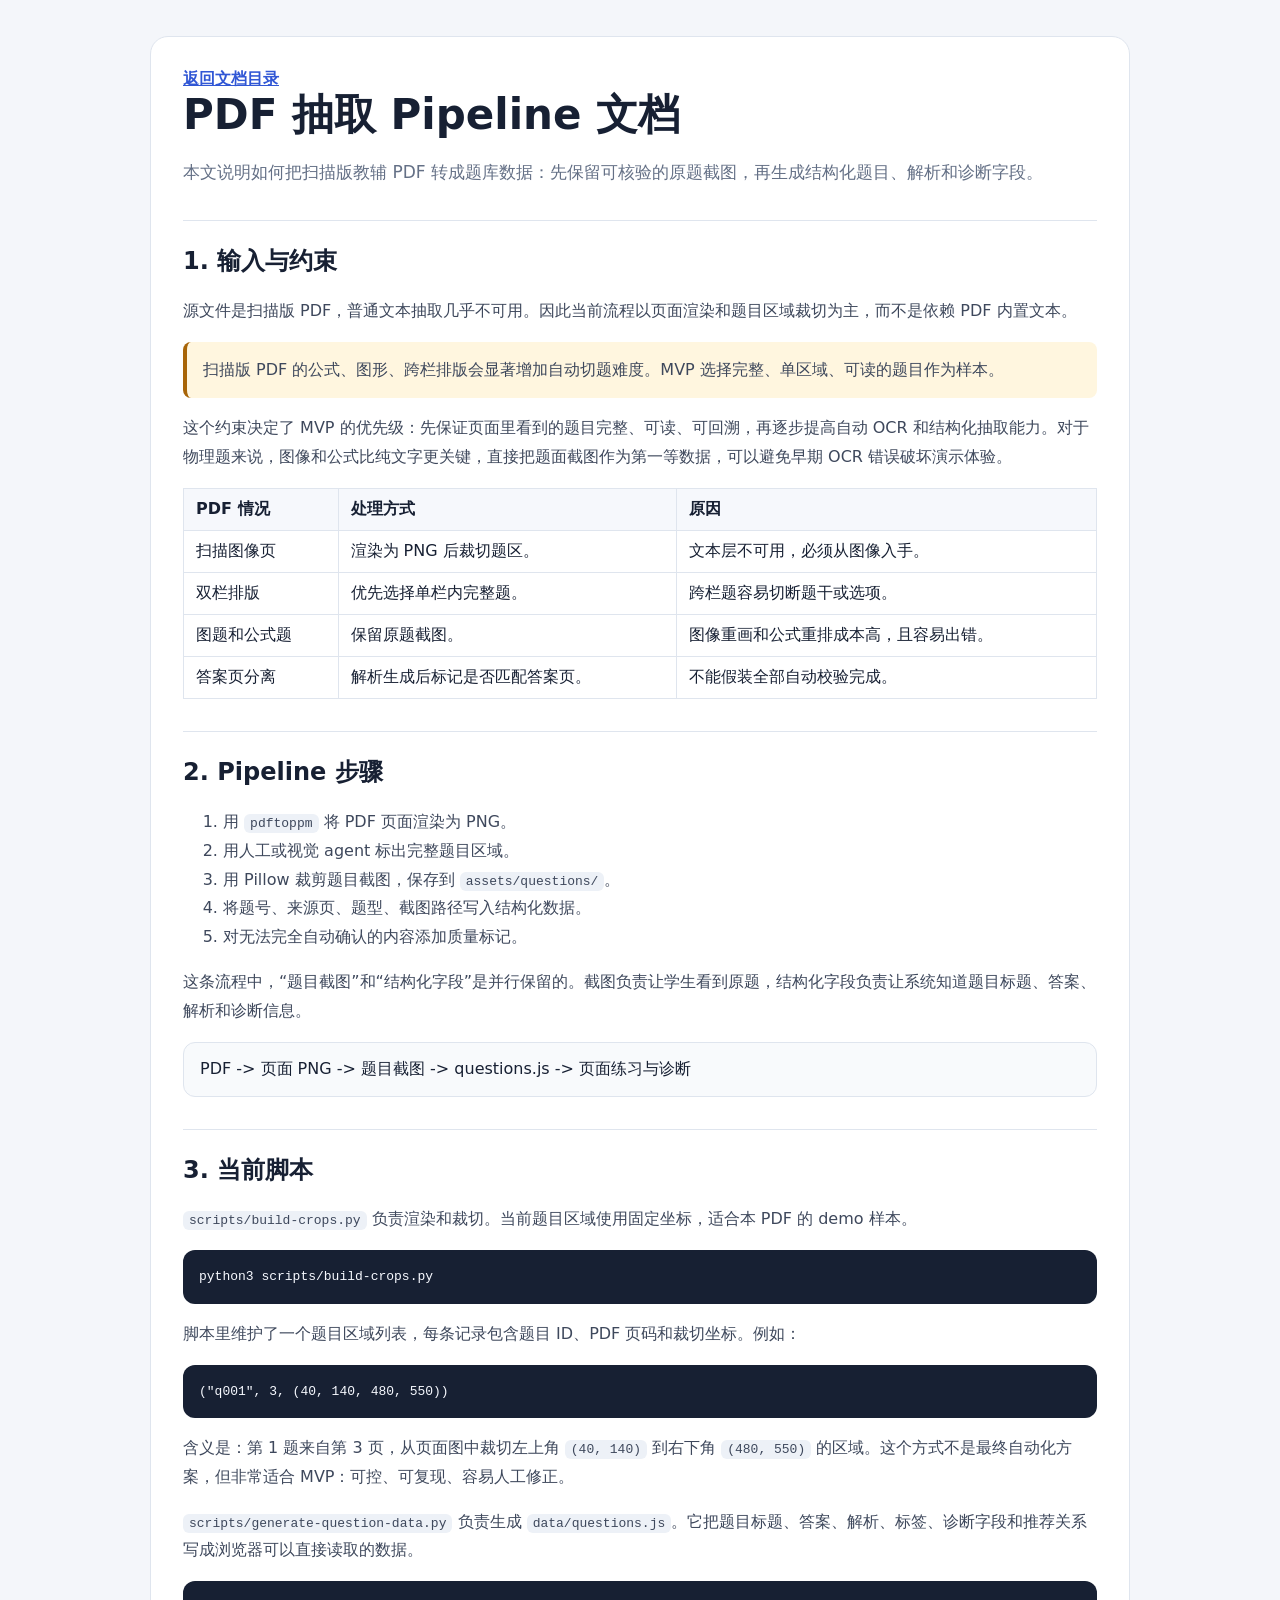
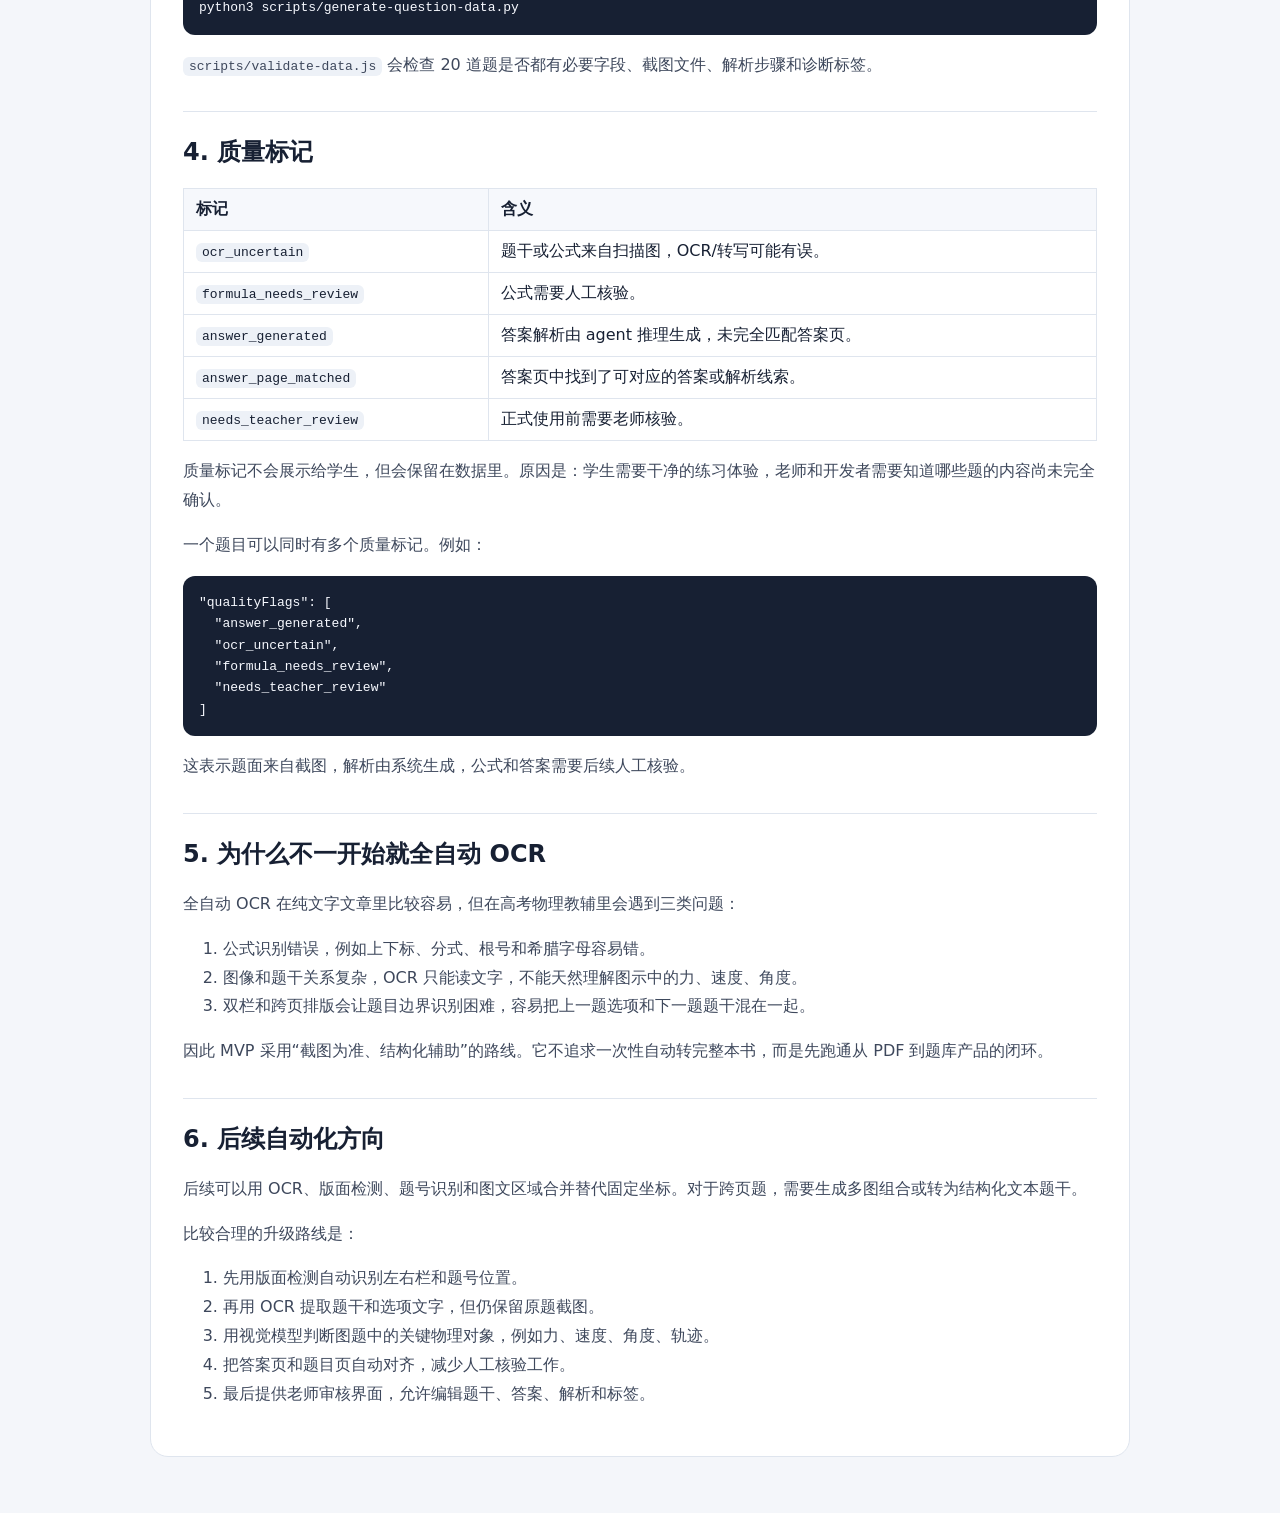
<file: docs/pipeline.html>
<!doctype html>
<html lang="zh-CN">
<head>
  <meta charset="utf-8">
  <meta name="viewport" content="width=device-width, initial-scale=1">
  <title>PDF 抽取 Pipeline 文档</title>
  <link rel="stylesheet" href="doc.css">
</head>
<body>
  <main>
    <a href="../index.html#docs">返回文档目录</a>
    <h1>PDF 抽取 Pipeline 文档</h1>
    <p class="lead">本文说明如何把扫描版教辅 PDF 转成题库数据：先保留可核验的原题截图，再生成结构化题目、解析和诊断字段。</p>

    <h2>1. 输入与约束</h2>
    <p>源文件是扫描版 PDF，普通文本抽取几乎不可用。因此当前流程以页面渲染和题目区域裁切为主，而不是依赖 PDF 内置文本。</p>
    <p class="notice">扫描版 PDF 的公式、图形、跨栏排版会显著增加自动切题难度。MVP 选择完整、单区域、可读的题目作为样本。</p>
    <p>这个约束决定了 MVP 的优先级：先保证页面里看到的题目完整、可读、可回溯，再逐步提高自动 OCR 和结构化抽取能力。对于物理题来说，图像和公式比纯文字更关键，直接把题面截图作为第一等数据，可以避免早期 OCR 错误破坏演示体验。</p>
    <table>
      <thead><tr><th>PDF 情况</th><th>处理方式</th><th>原因</th></tr></thead>
      <tbody>
        <tr><td>扫描图像页</td><td>渲染为 PNG 后裁切题区。</td><td>文本层不可用，必须从图像入手。</td></tr>
        <tr><td>双栏排版</td><td>优先选择单栏内完整题。</td><td>跨栏题容易切断题干或选项。</td></tr>
        <tr><td>图题和公式题</td><td>保留原题截图。</td><td>图像重画和公式重排成本高，且容易出错。</td></tr>
        <tr><td>答案页分离</td><td>解析生成后标记是否匹配答案页。</td><td>不能假装全部自动校验完成。</td></tr>
      </tbody>
    </table>

    <h2>2. Pipeline 步骤</h2>
    <ol>
      <li>用 <code>pdftoppm</code> 将 PDF 页面渲染为 PNG。</li>
      <li>用人工或视觉 agent 标出完整题目区域。</li>
      <li>用 Pillow 裁剪题目截图，保存到 <code>assets/questions/</code>。</li>
      <li>将题号、来源页、题型、截图路径写入结构化数据。</li>
      <li>对无法完全自动确认的内容添加质量标记。</li>
    </ol>
    <p>这条流程中，“题目截图”和“结构化字段”是并行保留的。截图负责让学生看到原题，结构化字段负责让系统知道题目标题、答案、解析和诊断信息。</p>
    <div class="diagram">
      PDF -> 页面 PNG -> 题目截图 -> questions.js -> 页面练习与诊断
    </div>

    <h2>3. 当前脚本</h2>
    <p><code>scripts/build-crops.py</code> 负责渲染和裁切。当前题目区域使用固定坐标，适合本 PDF 的 demo 样本。</p>
    <pre><code>python3 scripts/build-crops.py</code></pre>
    <p>脚本里维护了一个题目区域列表，每条记录包含题目 ID、PDF 页码和裁切坐标。例如：</p>
    <pre><code>("q001", 3, (40, 140, 480, 550))</code></pre>
    <p>含义是：第 1 题来自第 3 页，从页面图中裁切左上角 <code>(40, 140)</code> 到右下角 <code>(480, 550)</code> 的区域。这个方式不是最终自动化方案，但非常适合 MVP：可控、可复现、容易人工修正。</p>
    <p><code>scripts/generate-question-data.py</code> 负责生成 <code>data/questions.js</code>。它把题目标题、答案、解析、标签、诊断字段和推荐关系写成浏览器可以直接读取的数据。</p>
    <pre><code>python3 scripts/generate-question-data.py</code></pre>
    <p><code>scripts/validate-data.js</code> 会检查 20 道题是否都有必要字段、截图文件、解析步骤和诊断标签。</p>

    <h2>4. 质量标记</h2>
    <table>
      <thead><tr><th>标记</th><th>含义</th></tr></thead>
      <tbody>
        <tr><td><code>ocr_uncertain</code></td><td>题干或公式来自扫描图，OCR/转写可能有误。</td></tr>
        <tr><td><code>formula_needs_review</code></td><td>公式需要人工核验。</td></tr>
        <tr><td><code>answer_generated</code></td><td>答案解析由 agent 推理生成，未完全匹配答案页。</td></tr>
        <tr><td><code>answer_page_matched</code></td><td>答案页中找到了可对应的答案或解析线索。</td></tr>
        <tr><td><code>needs_teacher_review</code></td><td>正式使用前需要老师核验。</td></tr>
      </tbody>
    </table>
    <p>质量标记不会展示给学生，但会保留在数据里。原因是：学生需要干净的练习体验，老师和开发者需要知道哪些题的内容尚未完全确认。</p>
    <p>一个题目可以同时有多个质量标记。例如：</p>
    <pre><code>"qualityFlags": [
  "answer_generated",
  "ocr_uncertain",
  "formula_needs_review",
  "needs_teacher_review"
]</code></pre>
    <p>这表示题面来自截图，解析由系统生成，公式和答案需要后续人工核验。</p>

    <h2>5. 为什么不一开始就全自动 OCR</h2>
    <p>全自动 OCR 在纯文字文章里比较容易，但在高考物理教辅里会遇到三类问题：</p>
    <ol>
      <li>公式识别错误，例如上下标、分式、根号和希腊字母容易错。</li>
      <li>图像和题干关系复杂，OCR 只能读文字，不能天然理解图示中的力、速度、角度。</li>
      <li>双栏和跨页排版会让题目边界识别困难，容易把上一题选项和下一题题干混在一起。</li>
    </ol>
    <p>因此 MVP 采用“截图为准、结构化辅助”的路线。它不追求一次性自动转完整本书，而是先跑通从 PDF 到题库产品的闭环。</p>

    <h2>6. 后续自动化方向</h2>
    <p>后续可以用 OCR、版面检测、题号识别和图文区域合并替代固定坐标。对于跨页题，需要生成多图组合或转为结构化文本题干。</p>
    <p>比较合理的升级路线是：</p>
    <ol>
      <li>先用版面检测自动识别左右栏和题号位置。</li>
      <li>再用 OCR 提取题干和选项文字，但仍保留原题截图。</li>
      <li>用视觉模型判断图题中的关键物理对象，例如力、速度、角度、轨迹。</li>
      <li>把答案页和题目页自动对齐，减少人工核验工作。</li>
      <li>最后提供老师审核界面，允许编辑题干、答案、解析和标签。</li>
    </ol>
  </main>
</body>
</html>
</file>
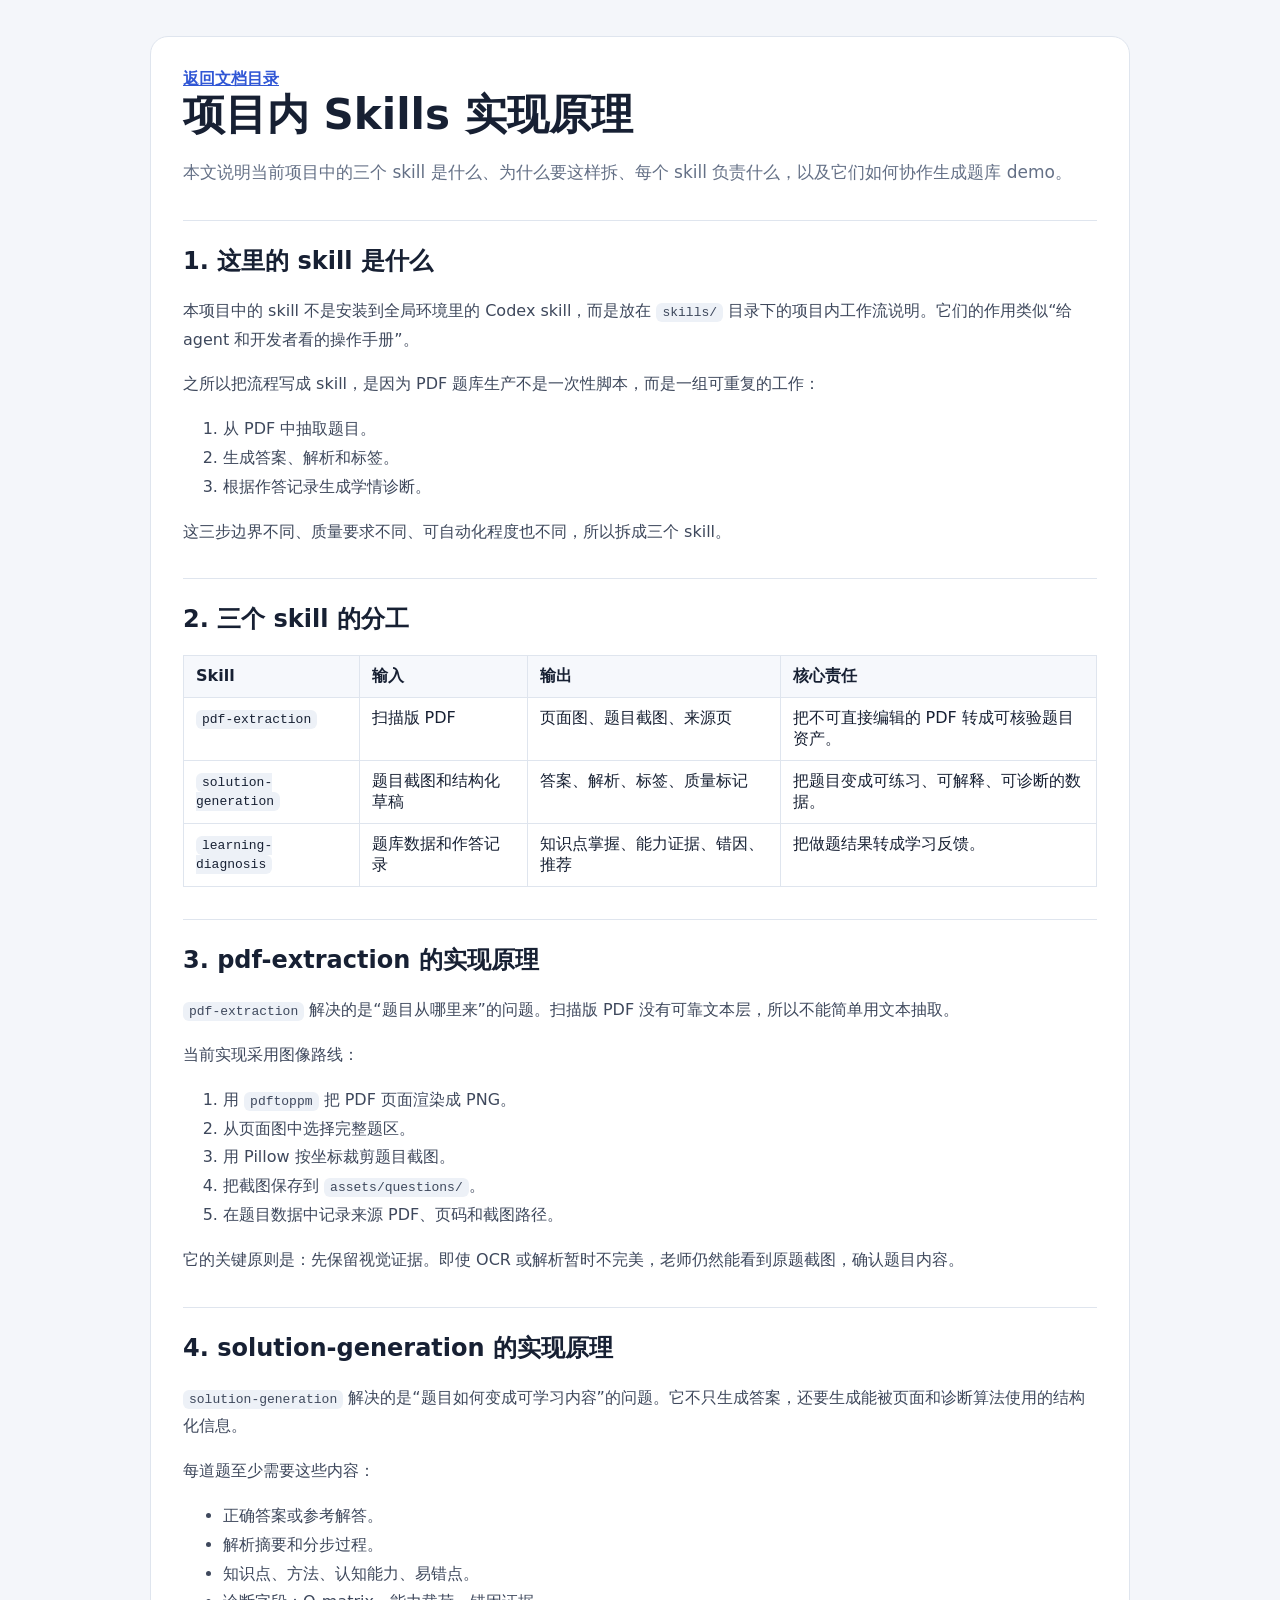
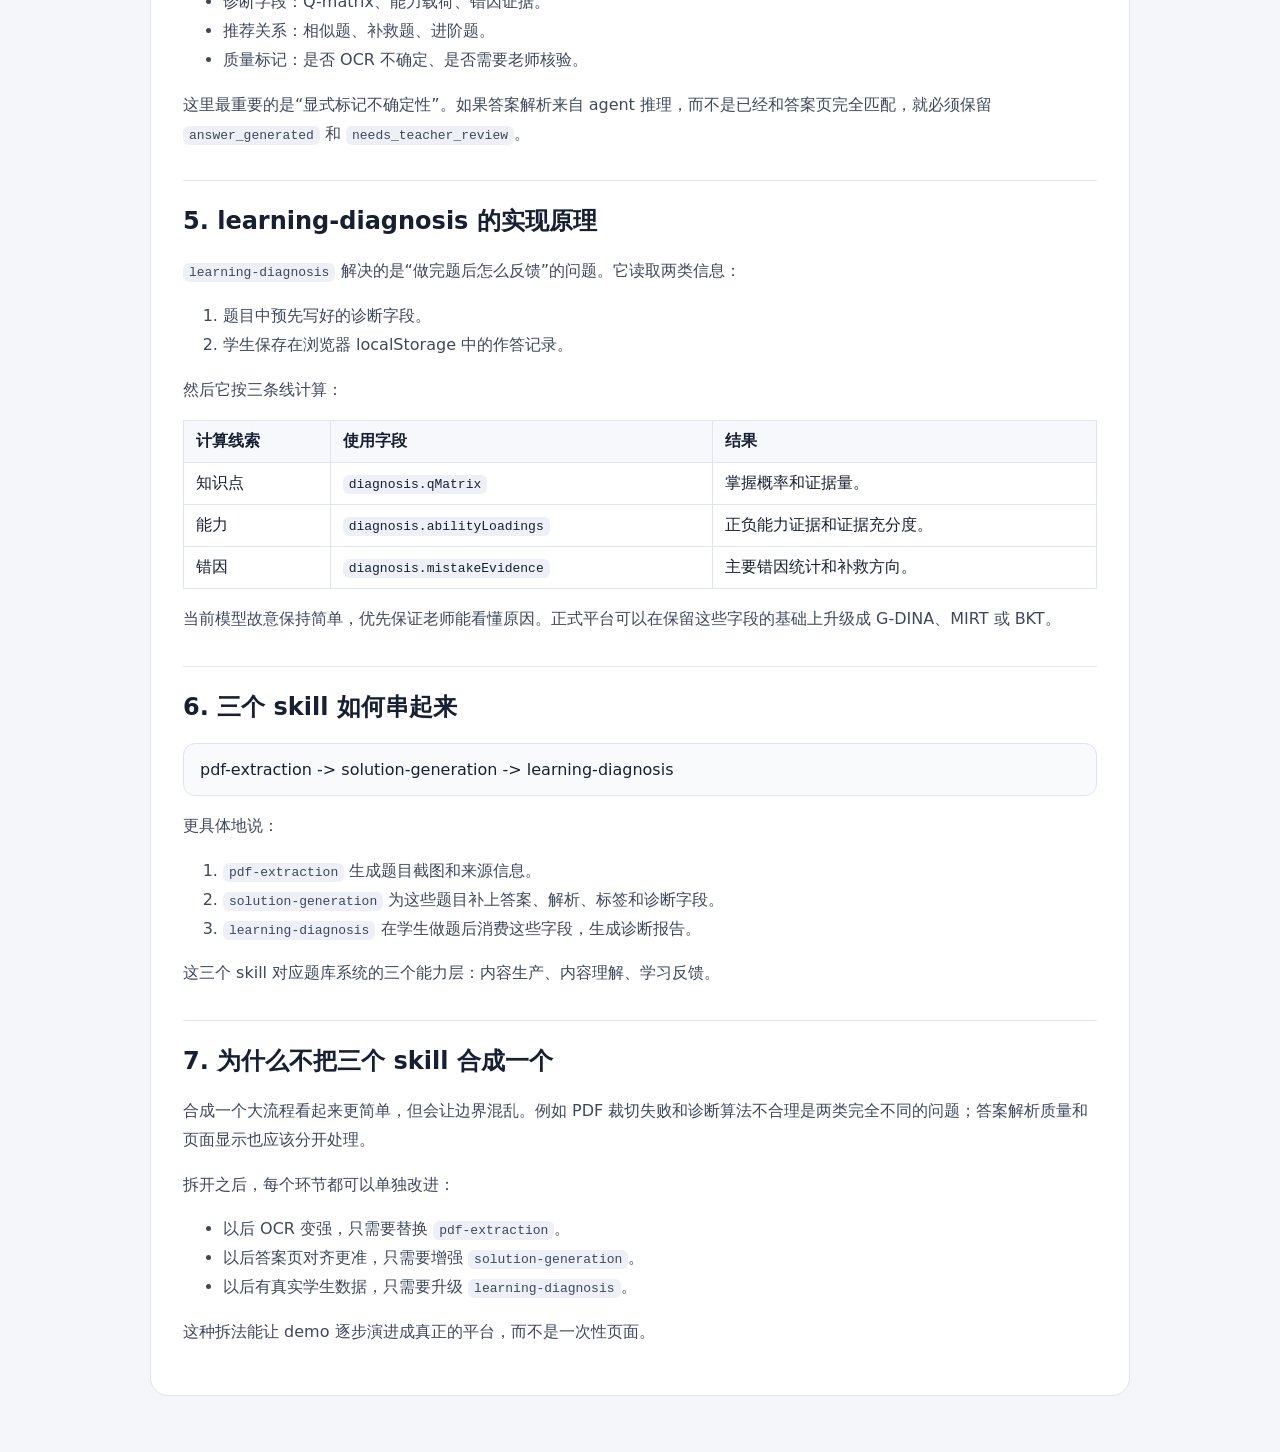
<file: docs/skills.html>
<!doctype html>
<html lang="zh-CN">
<head>
  <meta charset="utf-8">
  <meta name="viewport" content="width=device-width, initial-scale=1">
  <title>项目内 Skills 实现原理</title>
  <link rel="stylesheet" href="doc.css">
</head>
<body>
  <main>
    <a href="../index.html#docs">返回文档目录</a>
    <h1>项目内 Skills 实现原理</h1>
    <p class="lead">本文说明当前项目中的三个 skill 是什么、为什么要这样拆、每个 skill 负责什么，以及它们如何协作生成题库 demo。</p>

    <h2>1. 这里的 skill 是什么</h2>
    <p>本项目中的 skill 不是安装到全局环境里的 Codex skill，而是放在 <code>skills/</code> 目录下的项目内工作流说明。它们的作用类似“给 agent 和开发者看的操作手册”。</p>
    <p>之所以把流程写成 skill，是因为 PDF 题库生产不是一次性脚本，而是一组可重复的工作：</p>
    <ol>
      <li>从 PDF 中抽取题目。</li>
      <li>生成答案、解析和标签。</li>
      <li>根据作答记录生成学情诊断。</li>
    </ol>
    <p>这三步边界不同、质量要求不同、可自动化程度也不同，所以拆成三个 skill。</p>

    <h2>2. 三个 skill 的分工</h2>
    <table>
      <thead><tr><th>Skill</th><th>输入</th><th>输出</th><th>核心责任</th></tr></thead>
      <tbody>
        <tr><td><code>pdf-extraction</code></td><td>扫描版 PDF</td><td>页面图、题目截图、来源页</td><td>把不可直接编辑的 PDF 转成可核验题目资产。</td></tr>
        <tr><td><code>solution-generation</code></td><td>题目截图和结构化草稿</td><td>答案、解析、标签、质量标记</td><td>把题目变成可练习、可解释、可诊断的数据。</td></tr>
        <tr><td><code>learning-diagnosis</code></td><td>题库数据和作答记录</td><td>知识点掌握、能力证据、错因、推荐</td><td>把做题结果转成学习反馈。</td></tr>
      </tbody>
    </table>

    <h2>3. pdf-extraction 的实现原理</h2>
    <p><code>pdf-extraction</code> 解决的是“题目从哪里来”的问题。扫描版 PDF 没有可靠文本层，所以不能简单用文本抽取。</p>
    <p>当前实现采用图像路线：</p>
    <ol>
      <li>用 <code>pdftoppm</code> 把 PDF 页面渲染成 PNG。</li>
      <li>从页面图中选择完整题区。</li>
      <li>用 Pillow 按坐标裁剪题目截图。</li>
      <li>把截图保存到 <code>assets/questions/</code>。</li>
      <li>在题目数据中记录来源 PDF、页码和截图路径。</li>
    </ol>
    <p>它的关键原则是：先保留视觉证据。即使 OCR 或解析暂时不完美，老师仍然能看到原题截图，确认题目内容。</p>

    <h2>4. solution-generation 的实现原理</h2>
    <p><code>solution-generation</code> 解决的是“题目如何变成可学习内容”的问题。它不只生成答案，还要生成能被页面和诊断算法使用的结构化信息。</p>
    <p>每道题至少需要这些内容：</p>
    <ul>
      <li>正确答案或参考解答。</li>
      <li>解析摘要和分步过程。</li>
      <li>知识点、方法、认知能力、易错点。</li>
      <li>诊断字段：Q-matrix、能力载荷、错因证据。</li>
      <li>推荐关系：相似题、补救题、进阶题。</li>
      <li>质量标记：是否 OCR 不确定、是否需要老师核验。</li>
    </ul>
    <p>这里最重要的是“显式标记不确定性”。如果答案解析来自 agent 推理，而不是已经和答案页完全匹配，就必须保留 <code>answer_generated</code> 和 <code>needs_teacher_review</code>。</p>

    <h2>5. learning-diagnosis 的实现原理</h2>
    <p><code>learning-diagnosis</code> 解决的是“做完题后怎么反馈”的问题。它读取两类信息：</p>
    <ol>
      <li>题目中预先写好的诊断字段。</li>
      <li>学生保存在浏览器 localStorage 中的作答记录。</li>
    </ol>
    <p>然后它按三条线计算：</p>
    <table>
      <thead><tr><th>计算线索</th><th>使用字段</th><th>结果</th></tr></thead>
      <tbody>
        <tr><td>知识点</td><td><code>diagnosis.qMatrix</code></td><td>掌握概率和证据量。</td></tr>
        <tr><td>能力</td><td><code>diagnosis.abilityLoadings</code></td><td>正负能力证据和证据充分度。</td></tr>
        <tr><td>错因</td><td><code>diagnosis.mistakeEvidence</code></td><td>主要错因统计和补救方向。</td></tr>
      </tbody>
    </table>
    <p>当前模型故意保持简单，优先保证老师能看懂原因。正式平台可以在保留这些字段的基础上升级成 G-DINA、MIRT 或 BKT。</p>

    <h2>6. 三个 skill 如何串起来</h2>
    <div class="diagram">
      pdf-extraction -> solution-generation -> learning-diagnosis
    </div>
    <p>更具体地说：</p>
    <ol>
      <li><code>pdf-extraction</code> 生成题目截图和来源信息。</li>
      <li><code>solution-generation</code> 为这些题目补上答案、解析、标签和诊断字段。</li>
      <li><code>learning-diagnosis</code> 在学生做题后消费这些字段，生成诊断报告。</li>
    </ol>
    <p>这三个 skill 对应题库系统的三个能力层：内容生产、内容理解、学习反馈。</p>

    <h2>7. 为什么不把三个 skill 合成一个</h2>
    <p>合成一个大流程看起来更简单，但会让边界混乱。例如 PDF 裁切失败和诊断算法不合理是两类完全不同的问题；答案解析质量和页面显示也应该分开处理。</p>
    <p>拆开之后，每个环节都可以单独改进：</p>
    <ul>
      <li>以后 OCR 变强，只需要替换 <code>pdf-extraction</code>。</li>
      <li>以后答案页对齐更准，只需要增强 <code>solution-generation</code>。</li>
      <li>以后有真实学生数据，只需要升级 <code>learning-diagnosis</code>。</li>
    </ul>
    <p>这种拆法能让 demo 逐步演进成真正的平台，而不是一次性页面。</p>
  </main>
</body>
</html>
</file>
<file: css/styles.css>
:root {
  --ink: #172033;
  --muted: #647086;
  --paper: #fff;
  --bg: #eef2f7;
  --line: #dfe5ee;
  --blue: #3157d5;
  --blue-soft: #eef2ff;
  --green: #16805b;
  --green-soft: #eaf8f2;
  --red: #bf3f4b;
  --red-soft: #fff0f1;
  --amber: #a86508;
  --amber-soft: #fff6df;
  --violet: #7c3d91;
  --shadow: 0 18px 55px rgba(31, 42, 74, .1);
  color-scheme: light;
  font-family: "Noto Sans SC", "PingFang SC", "Microsoft YaHei", system-ui, sans-serif;
}

* { box-sizing: border-box; }

body {
  margin: 0;
  color: var(--ink);
  background:
    radial-gradient(circle at 10% 0%, rgba(49, 87, 213, .10), transparent 30rem),
    radial-gradient(circle at 92% 18%, rgba(22, 128, 91, .08), transparent 30rem),
    var(--bg);
  min-height: 100vh;
}

button, input, textarea { font: inherit; }

.app-header, .tabs, .shell {
  width: min(1180px, calc(100% - 32px));
  margin-inline: auto;
}

.app-header {
  display: flex;
  align-items: flex-end;
  justify-content: space-between;
  gap: 24px;
  padding: 34px 0 18px;
}

.eyebrow {
  margin: 0 0 8px;
  color: var(--blue);
  font-size: 13px;
  font-weight: 900;
  letter-spacing: .08em;
}

h1 {
  margin: 0;
  font-size: clamp(28px, 4vw, 43px);
  line-height: 1.18;
}

.subtitle {
  max-width: 680px;
  margin: 12px 0 0;
  color: var(--muted);
  line-height: 1.75;
}

.header-metrics {
  display: grid;
  grid-template-columns: repeat(3, 1fr);
  min-width: 330px;
  gap: 10px;
}

.metric {
  padding: 13px 14px;
  border: 1px solid var(--line);
  border-radius: 14px;
  background: rgba(255,255,255,.78);
}

.metric strong { display: block; font-size: 23px; }
.metric span { color: var(--muted); font-size: 12px; font-weight: 800; }

.tabs {
  display: flex;
  gap: 8px;
  margin-bottom: 16px;
  padding: 8px;
  border: 1px solid rgba(255,255,255,.82);
  border-radius: 16px;
  background: rgba(255,255,255,.72);
  box-shadow: 0 10px 30px rgba(31, 42, 74, .06);
}

.tab {
  min-height: 40px;
  padding: 0 16px;
  border: 0;
  border-radius: 11px;
  color: #3a4359;
  background: transparent;
  cursor: pointer;
  font-weight: 900;
}

.tab.active {
  color: #fff;
  background: var(--blue);
  box-shadow: 0 8px 18px rgba(49, 87, 213, .22);
}

.shell {
  margin-bottom: 52px;
}

.view { display: none; }
.view.active { display: block; animation: reveal .25s ease both; }

@keyframes reveal {
  from { opacity: 0; transform: translateY(8px); }
  to { opacity: 1; transform: translateY(0); }
}

.panel {
  overflow: hidden;
  border: 1px solid rgba(255,255,255,.82);
  border-radius: 22px;
  background: rgba(255,255,255,.95);
  box-shadow: var(--shadow);
}

.panel-head {
  display: flex;
  align-items: flex-start;
  justify-content: space-between;
  gap: 18px;
  padding: 22px 24px;
  border-bottom: 1px solid var(--line);
}

.panel-head h2, .panel-head h3 { margin: 0 0 6px; }
.panel-head p { margin: 0; color: var(--muted); line-height: 1.6; }

.toolbar {
  display: flex;
  align-items: center;
  gap: 10px;
}

.input, .select {
  min-height: 40px;
  padding: 0 12px;
  border: 1px solid var(--line);
  border-radius: 11px;
  background: #fff;
  color: var(--ink);
}

.question-grid {
  display: grid;
  grid-template-columns: repeat(2, 1fr);
  gap: 14px;
  padding: 18px;
}

.question-card {
  display: grid;
  gap: 14px;
  padding: 18px;
  border: 1px solid var(--line);
  border-radius: 16px;
  background: #fff;
}

.question-card.done { border-color: #b9dfd1; background: #fbfffd; }
.question-card.wrong { border-color: #efb7bc; background: #fffafb; }

.card-top {
  display: flex;
  align-items: flex-start;
  justify-content: space-between;
  gap: 14px;
}

.card-top h3 { margin: 0; font-size: 17px; line-height: 1.45; }

.badge, .tag, .flag {
  display: inline-flex;
  align-items: center;
  min-height: 24px;
  padding: 3px 8px;
  border-radius: 999px;
  font-size: 12px;
  font-weight: 900;
  line-height: 1.25;
}

.badge {
  color: var(--violet);
  background: #f6eafd;
}

.tag {
  color: #3652aa;
  border: 1px solid #cbd6fb;
  background: var(--blue-soft);
}

.tag.green {
  color: #167052;
  border-color: #b9dfd1;
  background: var(--green-soft);
}

.flag {
  color: var(--amber);
  background: var(--amber-soft);
}

.meta-line {
  color: var(--muted);
  font-size: 13px;
  line-height: 1.6;
}

.tag-row {
  display: flex;
  flex-wrap: wrap;
  gap: 6px;
}

.btn {
  min-height: 40px;
  padding: 0 14px;
  border: 0;
  border-radius: 11px;
  cursor: pointer;
  font-weight: 900;
}

.btn-primary { color: #fff; background: var(--blue); }
.btn-secondary { color: #34405a; background: #edf0f5; }
.btn-green { color: #fff; background: var(--green); }
.btn-red { color: #fff; background: var(--red); }

.quiz-layout {
  display: grid;
  grid-template-columns: 290px 1fr;
  gap: 18px;
}

.question-nav {
  align-self: start;
  position: sticky;
  top: 16px;
  padding: 14px;
}

.nav-list {
  display: grid;
  grid-template-columns: repeat(5, 1fr);
  gap: 8px;
}

.nav-button {
  height: 38px;
  border: 1px solid var(--line);
  border-radius: 10px;
  background: #fff;
  cursor: pointer;
  font-weight: 900;
}

.nav-button.active { color: #fff; border-color: var(--blue); background: var(--blue); }
.nav-button.done { border-color: #a9dcc9; background: var(--green-soft); }
.nav-button.wrong { border-color: #efb7bc; background: var(--red-soft); }

.quiz-card {
  padding: 22px;
}

.source-strip {
  display: flex;
  flex-wrap: wrap;
  gap: 8px;
  margin-bottom: 14px;
}

.question-image {
  display: block;
  width: min(100%, 620px);
  max-height: 760px;
  object-fit: contain;
  margin: 16px auto;
  border: 1px solid var(--line);
  border-radius: 14px;
  background: #fff;
}

.options {
  display: grid;
  gap: 10px;
  margin-top: 15px;
}

.option {
  position: relative;
  display: grid;
  grid-template-columns: 34px 1fr;
  gap: 10px;
  align-items: center;
  min-height: 54px;
  padding: 10px 13px;
  border: 1.5px solid var(--line);
  border-radius: 13px;
  background: #fff;
  cursor: pointer;
}

.option input {
  position: absolute;
  opacity: 0;
}

.letter {
  display: grid;
  place-items: center;
  width: 32px;
  height: 32px;
  border-radius: 10px;
  color: #586176;
  background: #f0f3f7;
  font-weight: 900;
}

.option.selected {
  border-color: var(--blue);
  background: var(--blue-soft);
}

.option.selected .letter { color: #fff; background: var(--blue); }
.option.correct { border-color: var(--green); background: var(--green-soft); }
.option.correct .letter { color: #fff; background: var(--green); }
.option.wrong { border-color: var(--red); background: var(--red-soft); }
.option.wrong .letter { color: #fff; background: var(--red); }
.option.missed { border-color: var(--green); border-style: dashed; }

.actions {
  display: flex;
  flex-wrap: wrap;
  gap: 10px;
  margin-top: 16px;
}

.answer-panel {
  display: none;
  margin-top: 20px;
  border: 1px solid var(--line);
  border-radius: 16px;
  background: #fff;
}

.answer-panel.show { display: block; }

.answer-banner {
  padding: 16px 18px;
  color: #fff;
  background: linear-gradient(135deg, #18264f, #29468f);
  border-radius: 16px 16px 0 0;
}

.answer-body {
  display: grid;
  gap: 14px;
  padding: 18px;
}

.step {
  padding: 15px;
  border: 1px solid var(--line);
  border-radius: 13px;
  background: #f8fafc;
}

.step h4 { margin: 0 0 7px; }
.step p { margin: 0; color: #465067; line-height: 1.75; }

.diagnosis-grid {
  display: grid;
  grid-template-columns: 1fr 1fr;
  gap: 16px;
  padding: 18px;
}

.diagnosis-card, .doc-card {
  padding: 18px;
  border: 1px solid var(--line);
  border-radius: 16px;
  background: #fff;
}

.diagnosis-card h3, .doc-card h3 { margin: 0 0 10px; }

.bar {
  height: 9px;
  overflow: hidden;
  border-radius: 999px;
  background: #e4e9f2;
}

.bar > i {
  display: block;
  height: 100%;
  border-radius: inherit;
  background: linear-gradient(90deg, var(--blue), #6f8cff);
}

.diagnosis-row {
  display: grid;
  gap: 7px;
  margin-top: 12px;
}

.empty {
  padding: 42px 20px;
  text-align: center;
  color: var(--muted);
}

.docs-grid {
  display: grid;
  grid-template-columns: 1fr 1fr;
  gap: 16px;
  padding: 18px;
}

.doc-card p, .doc-card li {
  color: #465067;
  line-height: 1.75;
}

.doc-link {
  display: block;
  color: inherit;
  text-decoration: none;
  transition: transform .15s ease, border-color .15s ease, box-shadow .15s ease;
}

.doc-link:hover {
  transform: translateY(-2px);
  border-color: #aebcef;
  box-shadow: 0 10px 24px rgba(49, 87, 213, .08);
}

.doc-link span {
  display: inline-flex;
  margin-top: 8px;
  color: var(--blue);
  font-weight: 900;
}

.doc-card code {
  padding: 2px 5px;
  border-radius: 6px;
  background: #f0f3f7;
}

@media (max-width: 900px) {
  .app-header { display: block; }
  .header-metrics { margin-top: 16px; min-width: 0; }
  .question-grid, .quiz-layout, .diagnosis-grid, .docs-grid { grid-template-columns: 1fr; }
  .question-nav { position: static; }
}

@media (max-width: 560px) {
  .app-header, .tabs, .shell { width: min(100% - 18px, 1180px); }
  .tabs { overflow-x: auto; }
  .panel-head { display: block; }
  .toolbar { margin-top: 14px; }
  .question-grid, .diagnosis-grid, .docs-grid { padding: 12px; }
  .header-metrics { grid-template-columns: 1fr; }
}
</file>
<file: docs/doc.css>
:root {
  --ink: #172033;
  --muted: #647086;
  --bg: #f4f6fa;
  --paper: #fff;
  --line: #dfe5ee;
  --blue: #3157d5;
  --green: #16805b;
  --amber: #a86508;
  font-family: "Noto Sans SC", "PingFang SC", "Microsoft YaHei", system-ui, sans-serif;
}

* { box-sizing: border-box; }

body {
  margin: 0;
  color: var(--ink);
  background: var(--bg);
}

main {
  width: min(980px, calc(100% - 32px));
  margin: 36px auto 56px;
  padding: 32px;
  border: 1px solid var(--line);
  border-radius: 18px;
  background: var(--paper);
}

h1 {
  margin: 0 0 10px;
  font-size: clamp(28px, 4vw, 42px);
  line-height: 1.2;
}

h2 {
  margin-top: 32px;
  padding-top: 24px;
  border-top: 1px solid var(--line);
}

h3 { margin-top: 24px; }

p, li {
  color: #3e485c;
  line-height: 1.8;
}

a { color: var(--blue); font-weight: 800; }

code {
  padding: 2px 6px;
  border-radius: 6px;
  background: #edf1f7;
}

pre {
  overflow: auto;
  padding: 16px;
  border-radius: 12px;
  background: #172033;
  color: #f7f9ff;
}

pre code {
  display: block;
  padding: 0;
  border-radius: 0;
  background: transparent;
  color: inherit;
  line-height: 1.65;
  white-space: pre;
}

table {
  width: 100%;
  border-collapse: collapse;
  margin: 14px 0;
}

th, td {
  padding: 10px 12px;
  border: 1px solid var(--line);
  text-align: left;
  vertical-align: top;
}

th { background: #f6f8fc; }

.lead {
  margin-bottom: 24px;
  color: var(--muted);
  font-size: 17px;
}

.notice {
  padding: 14px 16px;
  border-left: 4px solid var(--amber);
  border-radius: 8px;
  background: #fff6df;
}

.diagram {
  padding: 16px;
  border: 1px solid var(--line);
  border-radius: 12px;
  background: #f8fafc;
}
</file>
